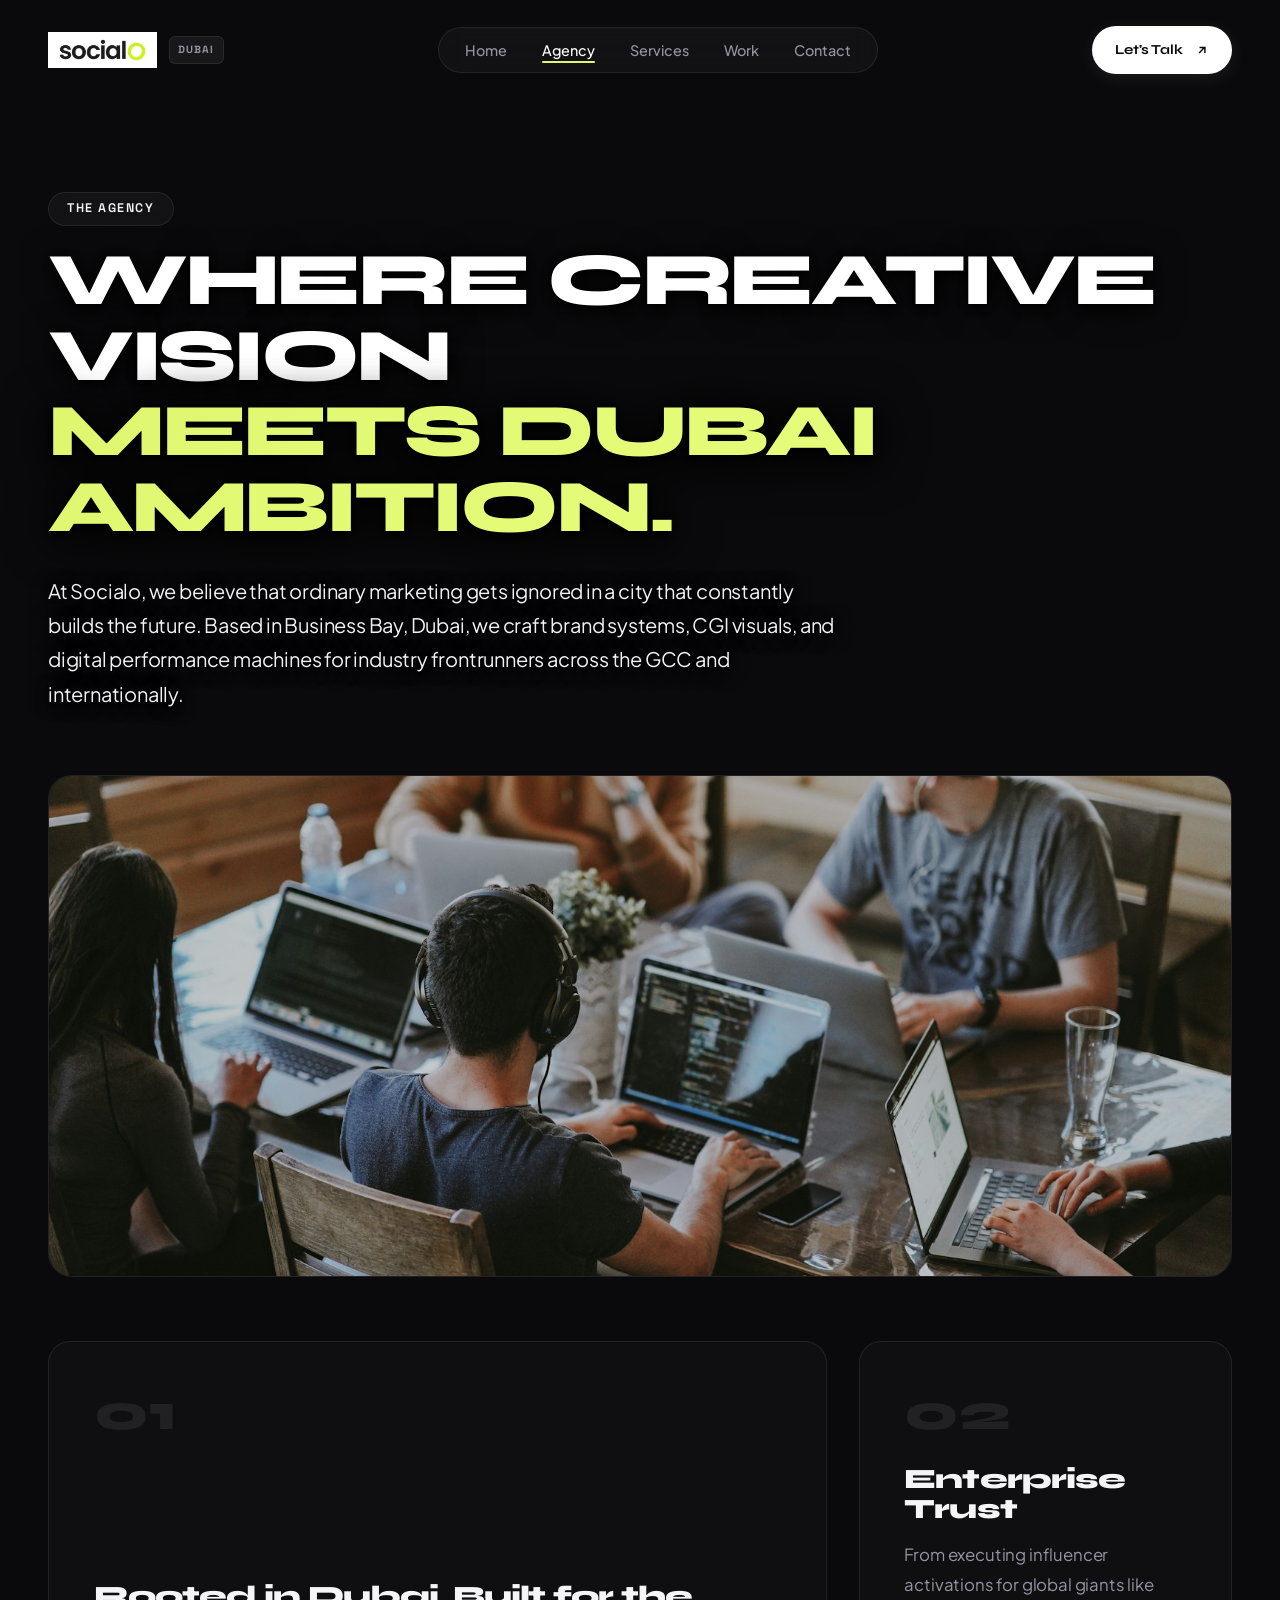
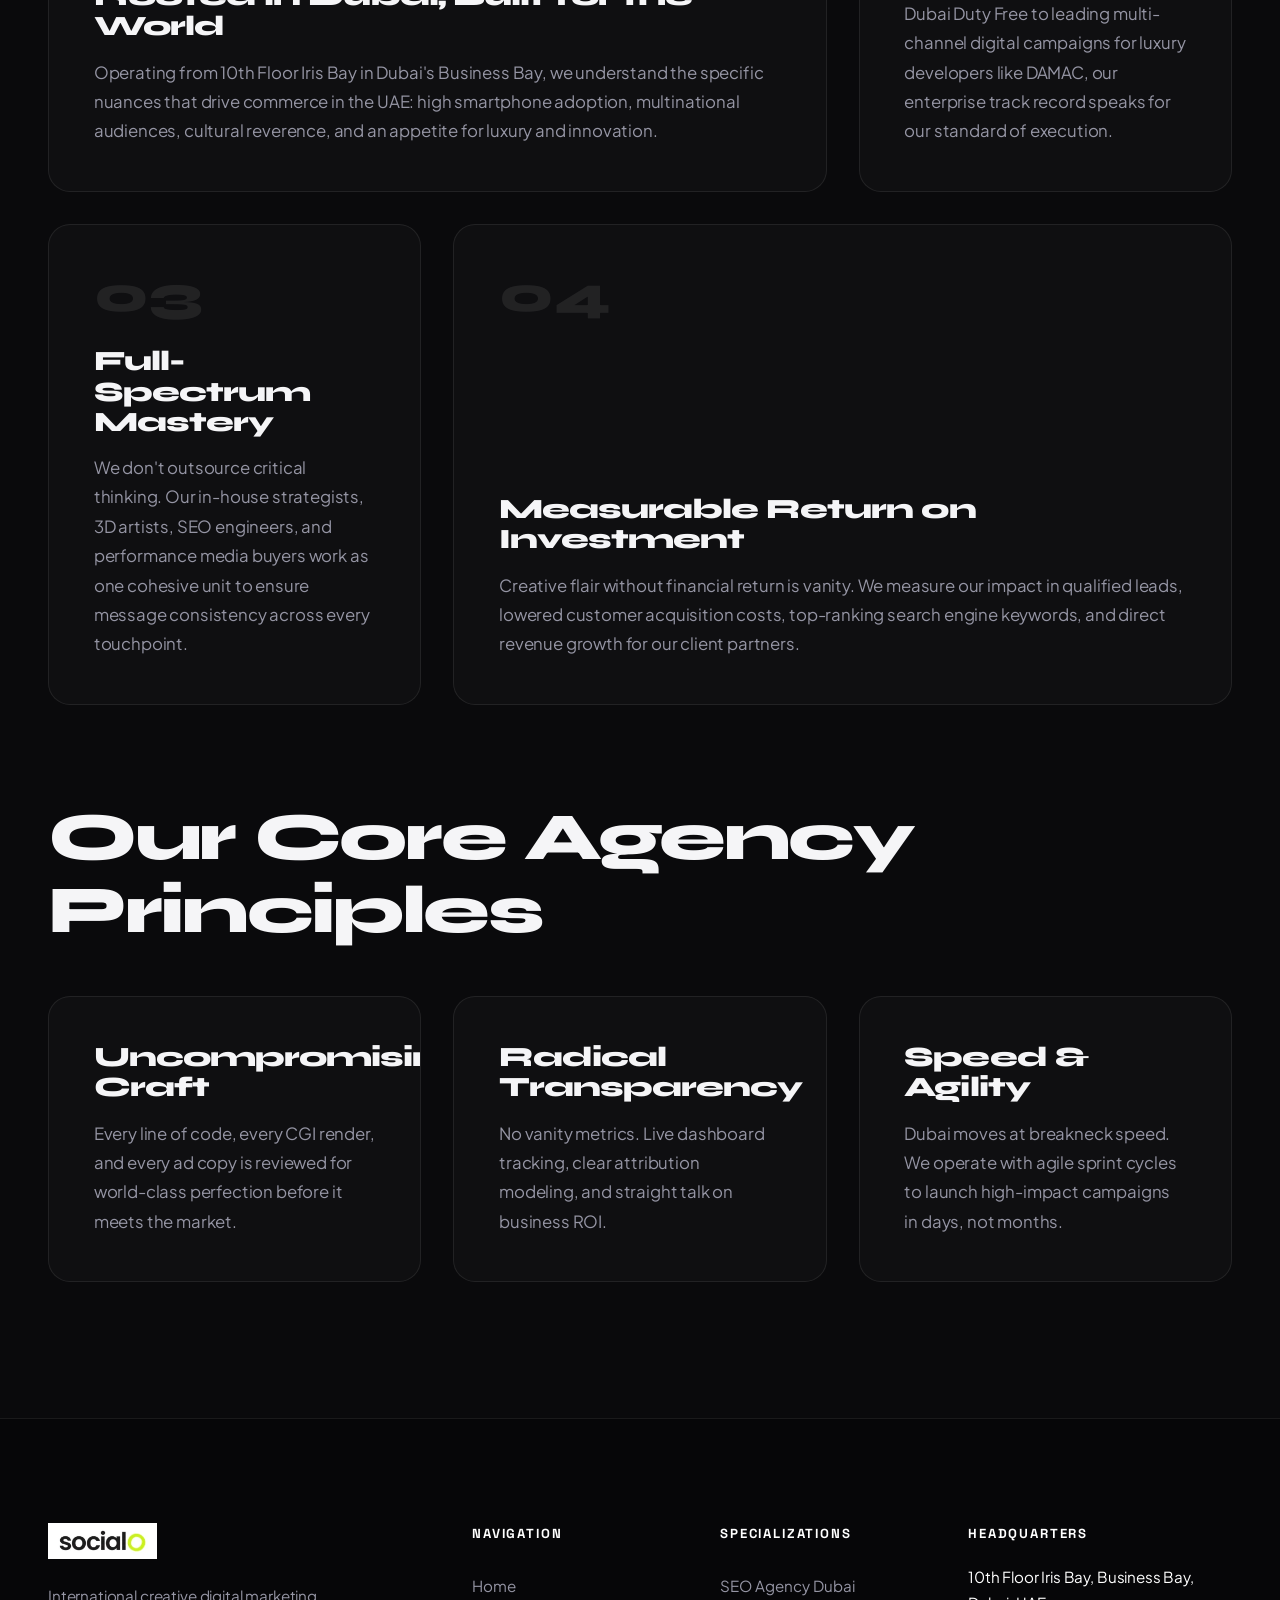
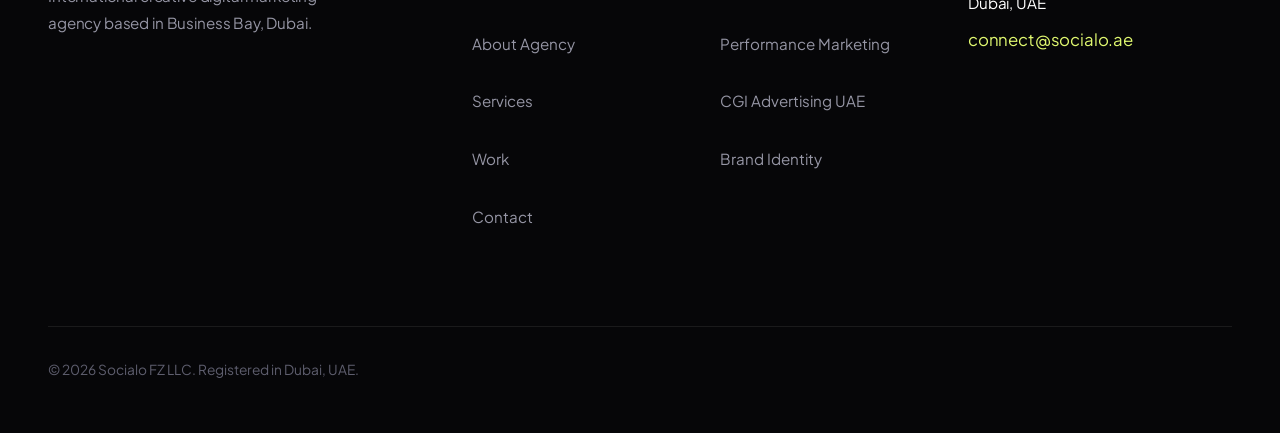
<file: about.html>
<!DOCTYPE html>
<html lang="en" dir="ltr">
<head>
  <meta charset="UTF-8">
  <meta name="viewport" content="width=device-width, initial-scale=1">
  <title>About Socialo – Creative Digital Agency in Business Bay, Dubai</title>
  <meta name="description" content="Learn about Socialo, a Dubai-based creative digital marketing agency combining international creative standards with local UAE market intelligence. Located at Iris Bay, Business Bay.">
  <link rel="canonical" href="https://socialo.ae/about.html">
  <link rel="icon" type="image/webp" href="images/socialo-logo.webp">
  <link rel="stylesheet" href="css/style.css">
</head>
<body>
  <div class="custom-cursor"></div>
  <div class="custom-cursor-follower"></div>

  <!-- Header -->
  <header class="site-header">
    <div class="container">
      <div class="nav-wrap">
        <a href="index.html" class="brand-logo">
          <img src="images/socialo-logo.webp" alt="Socialo Dubai Logo" width="130" height="38">
          <span class="brand-badge">DUBAI</span>
        </a>
        <ul class="nav-links">
          <li><a href="index.html">Home</a></li>
          <li><a href="about.html" class="active">Agency</a></li>
          <li><a href="services.html">Services</a></li>
          <li><a href="work.html">Work</a></li>
          <li><a href="contact.html">Contact</a></li>
        </ul>
        <div class="nav-actions">
          <a href="contact.html" class="btn-pill btn-primary">
            <span>Let's Talk</span>
            <svg width="14" height="14" viewBox="0 0 24 24" fill="none" stroke="currentColor" stroke-width="2.5"><path d="M7 17l9.2-9.2M17 17V7.8H7.8"/></svg>
          </a>
          <button class="burger-btn" aria-label="Toggle navigation menu">
            <span class="burger-line"></span>
            <span class="burger-line"></span>
          </button>
        </div>
      </div>
    </div>
  </header>

  <!-- Mobile Drawer -->
  <div class="mobile-drawer">
    <ul class="mobile-nav-links">
      <li><a href="index.html">Home</a></li>
      <li><a href="about.html" class="active">Agency</a></li>
      <li><a href="services.html">Services</a></li>
      <li><a href="work.html">Work</a></li>
      <li><a href="contact.html">Contact</a></li>
    </ul>
  </div>

    <!-- Mobile Drawer -->
  <div class="mobile-drawer" id="mobileDrawer" aria-hidden="true">
    <div class="mobile-drawer-inner">
      <div class="mobile-drawer-header">
        <span class="brand-logo">
          <img src="images/socialo-logo.webp" alt="Socialo Logo" width="110" height="32">
        </span>
        <button class="drawer-close-btn" id="drawerCloseBtn" aria-label="Close navigation menu">&times;</button>
      </div>
      <ul class="mobile-nav-links">
        <li><a href="index.html" class="">Home</a></li>
        <li><a href="about.html" class="active">Agency</a></li>
        <li><a href="services.html" class="">Services</a></li>
        <li><a href="work.html" class="">Work</a></li>
        <li><a href="contact.html" class="">Contact</a></li>
      </ul>
      <div class="mobile-drawer-footer">
        <a href="contact.html" class="btn-pill btn-accent" style="width:100%; justify-content:center; margin-bottom:1.5rem;">
          <span>Let's Talk</span>
          <svg width="14" height="14" viewBox="0 0 24 24" fill="none" stroke="currentColor" stroke-width="2.5"><path d="M5 12h14M12 5l7 7-7 7"/></svg>
        </a>
        <p style="font-size:0.75rem; color:var(--text-dim); text-transform:uppercase; letter-spacing:0.1em; margin-bottom:0.35rem; font-family:var(--font-mono);">DUBAI HQ</p>
        <p style="color:#fff; font-size:0.92rem; font-weight:600;">10th Floor Iris Bay, Business Bay</p>
        <p style="margin-top:0.4rem;"><a href="mailto:connect@socialo.ae" style="color:var(--accent); font-size:0.92rem;">connect@socialo.ae</a></p>
      </div>
    </div>
  </div>

  <main>
    <section class="section-py" style="padding-top: 12rem;">
      <div class="container">
        <div class="reveal-fade-up">
          <div class="badge">The Agency</div>
          <h1 class="hero-title" style="margin-top: 1rem;">
            Where Creative Vision <br>
            <span class="accent-word">Meets Dubai Ambition.</span>
          </h1>
          <p class="hero-subtitle" style="max-width: 800px;">
            At Socialo, we believe that ordinary marketing gets ignored in a city that constantly builds the future. Based in Business Bay, Dubai, we craft brand systems, CGI visuals, and digital performance machines for industry frontrunners across the GCC and internationally.
          </p>
        </div>

        <div style="margin: 4rem 0;" class="page-banner-wrap">
          <img src="images/agency-team-hd.jpg" alt="Socialo Agency Space and Creative Output" class="page-banner-img reveal-fade-up" width="1600" height="1067">
        </div>

        <div class="bento-grid">
          <div class="bento-card bento-col-2 reveal-fade-up">
            <div class="bento-card-num">01</div>
            <div>
              <h3>Rooted in Dubai, Built for the World</h3>
              <p>Operating from 10th Floor Iris Bay in Dubai's Business Bay, we understand the specific nuances that drive commerce in the UAE: high smartphone adoption, multinational audiences, cultural reverence, and an appetite for luxury and innovation.</p>
            </div>
          </div>

          <div class="bento-card reveal-fade-up">
            <div class="bento-card-num">02</div>
            <div>
              <h3>Enterprise Trust</h3>
              <p>From executing influencer activations for global giants like Dubai Duty Free to leading multi-channel digital campaigns for luxury developers like DAMAC, our enterprise track record speaks for our standard of execution.</p>
            </div>
          </div>

          <div class="bento-card reveal-fade-up">
            <div class="bento-card-num">03</div>
            <div>
              <h3>Full-Spectrum Mastery</h3>
              <p>We don't outsource critical thinking. Our in-house strategists, 3D artists, SEO engineers, and performance media buyers work as one cohesive unit to ensure message consistency across every touchpoint.</p>
            </div>
          </div>

          <div class="bento-card bento-col-2 reveal-fade-up">
            <div class="bento-card-num">04</div>
            <div>
              <h3>Measurable Return on Investment</h3>
              <p>Creative flair without financial return is vanity. We measure our impact in qualified leads, lowered customer acquisition costs, top-ranking search engine keywords, and direct revenue growth for our client partners.</p>
            </div>
          </div>
        </div>

        <!-- Agency Values -->
        <div style="margin-top: 6rem;" class="reveal-fade-up">
          <h2 class="section-title">Our Core Agency Principles</h2>
          <div class="bento-grid" style="margin-top: 3rem;">
            <div class="bento-card">
              <h3>Uncompromising Craft</h3>
              <p>Every line of code, every CGI render, and every ad copy is reviewed for world-class perfection before it meets the market.</p>
            </div>
            <div class="bento-card">
              <h3>Radical Transparency</h3>
              <p>No vanity metrics. Live dashboard tracking, clear attribution modeling, and straight talk on business ROI.</p>
            </div>
            <div class="bento-card">
              <h3>Speed & Agility</h3>
              <p>Dubai moves at breakneck speed. We operate with agile sprint cycles to launch high-impact campaigns in days, not months.</p>
            </div>
          </div>
        </div>
      </div>
    </section>
  </main>

  <!-- Footer -->
  <footer class="site-footer">
    <div class="container">
      <div class="footer-top">
        <div>
          <a href="index.html" class="brand-logo" style="margin-bottom: 1.5rem;">
            <img src="images/socialo-logo.webp" alt="Socialo Dubai Logo" width="130" height="38">
          </a>
          <p style="max-width: 320px; font-size: 0.95rem;">
            International creative digital marketing agency based in Business Bay, Dubai.
          </p>
        </div>
        <div>
          <div class="footer-col-title">Navigation</div>
          <ul class="footer-links">
            <li><a href="index.html">Home</a></li>
            <li><a href="about.html">About Agency</a></li>
            <li><a href="services.html">Services</a></li>
            <li><a href="work.html">Work</a></li>
            <li><a href="contact.html">Contact</a></li>
          </ul>
        </div>
        <div>
          <div class="footer-col-title">Specializations</div>
          <ul class="footer-links">
            <li><a href="service-detail.html?slug=seo-services">SEO Agency Dubai</a></li>
            <li><a href="service-detail.html?slug=performance-marketing">Performance Marketing</a></li>
            <li><a href="service-detail.html?slug=creative-cgi-advertising">CGI Advertising UAE</a></li>
            <li><a href="service-detail.html?slug=branding-development">Brand Identity</a></li>
          </ul>
        </div>
        <div>
          <div class="footer-col-title">Headquarters</div>
          <p style="font-size: 0.95rem; color: #fff;">10th Floor Iris Bay, Business Bay, Dubai, UAE</p>
          <p style="margin-top: 0.5rem;"><a href="mailto:connect@socialo.ae" style="color: var(--accent);">connect@socialo.ae</a></p>
        </div>
      </div>
      <div class="footer-bottom">
        <div>&copy; 2026 Socialo FZ LLC. Registered in Dubai, UAE.</div>
      </div>
    </div>
  </footer>

  <script src="js/gsap.min.js"></script>
  <script src="js/ScrollTrigger.min.js"></script>
  <script src="js/lenis.min.js"></script>
  <script src="js/main.js"></script>
</body>
</html>
</file>
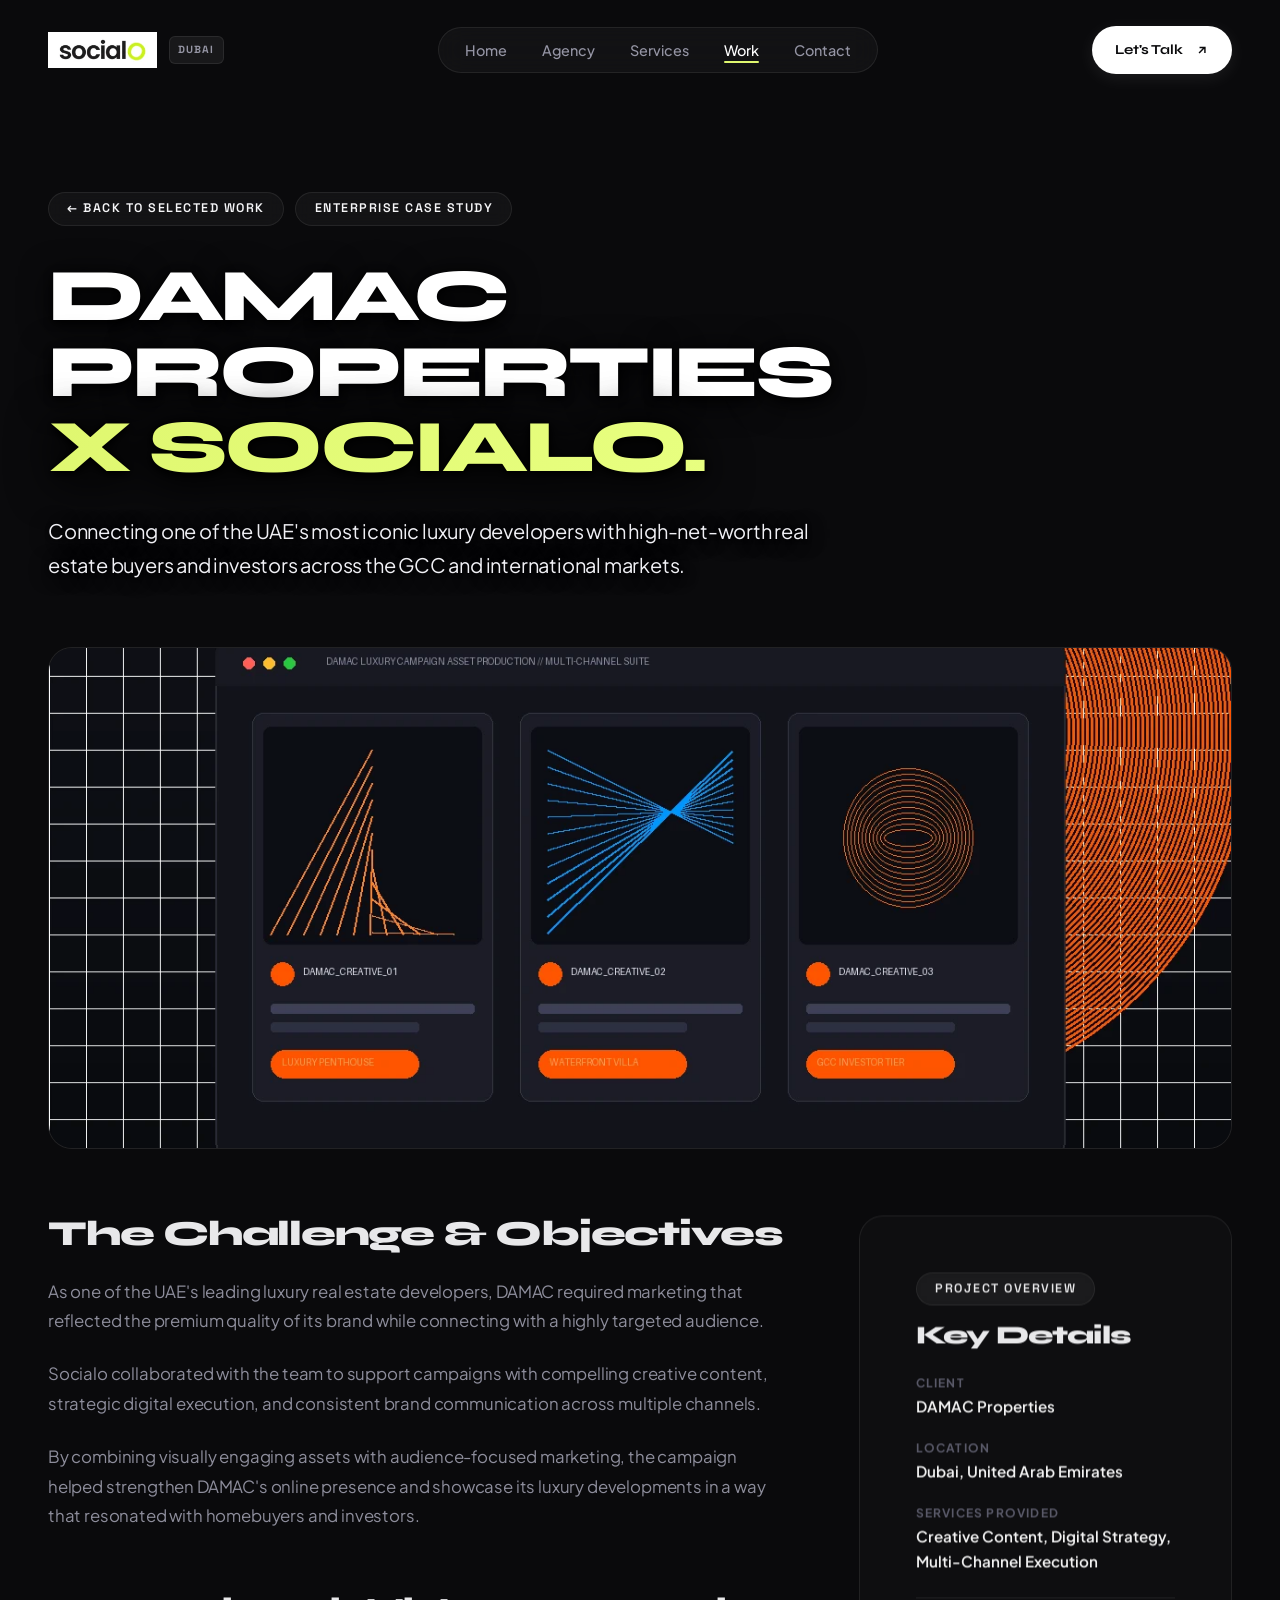
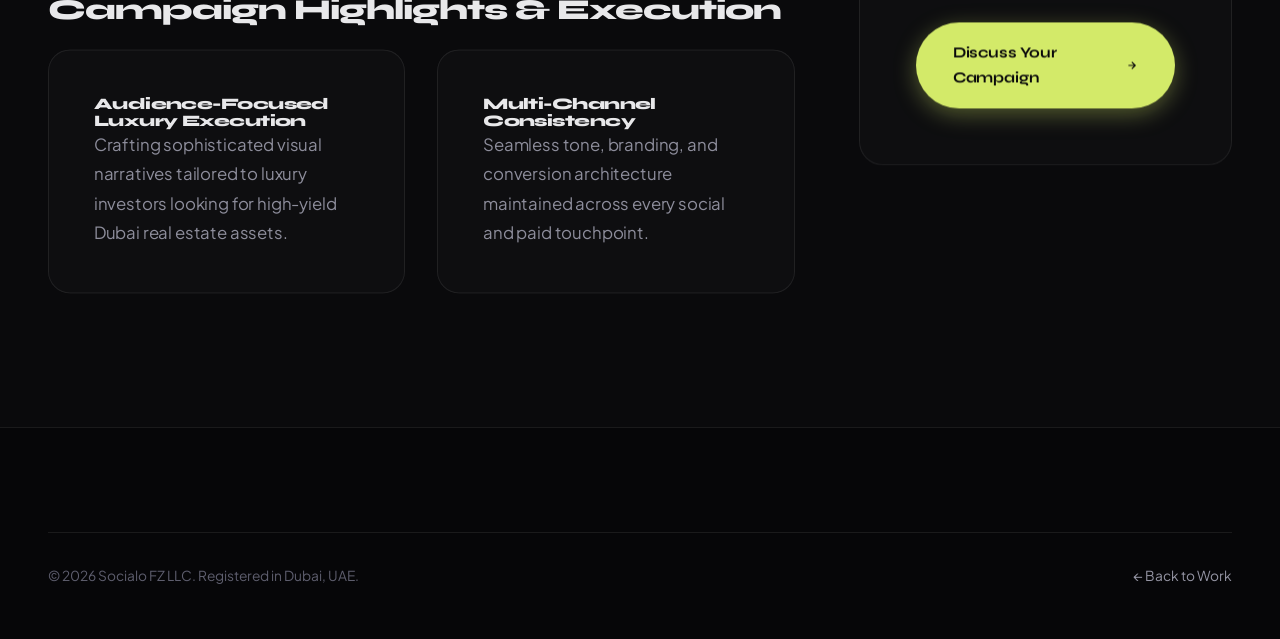
<file: case-study.html>
<!DOCTYPE html>
<html lang="en" dir="ltr">
<head>
  <meta charset="UTF-8">
  <meta name="viewport" content="width=device-width, initial-scale=1">
  <title id="cs-page-title">Case Study Details – Socialo Agency Dubai</title>
  <meta name="description" id="cs-page-desc" content="In-depth breakdown of strategy, execution, and outcomes delivered by Socialo Dubai.">
  <link rel="canonical" href="https://socialo.ae/case-study.html">
  <link rel="icon" type="image/webp" href="images/socialo-logo.webp">
  <link rel="stylesheet" href="css/style.css">
</head>
<body>
  <div class="custom-cursor"></div>
  <div class="custom-cursor-follower"></div>

  <!-- Header -->
  <header class="site-header">
    <div class="container">
      <div class="nav-wrap">
        <a href="index.html" class="brand-logo">
          <img src="images/socialo-logo.webp" alt="Socialo Dubai Logo" width="130" height="38">
          <span class="brand-badge">DUBAI</span>
        </a>
        <ul class="nav-links">
          <li><a href="index.html">Home</a></li>
          <li><a href="about.html">Agency</a></li>
          <li><a href="services.html">Services</a></li>
          <li><a href="work.html" class="active">Work</a></li>
          <li><a href="contact.html">Contact</a></li>
        </ul>
        <div class="nav-actions">
          <a href="contact.html" class="btn-pill btn-primary">
            <span>Let's Talk</span>
            <svg width="14" height="14" viewBox="0 0 24 24" fill="none" stroke="currentColor" stroke-width="2.5"><path d="M7 17l9.2-9.2M17 17V7.8H7.8"/></svg>
          </a>
          <button class="burger-btn" aria-label="Toggle navigation menu">
            <span class="burger-line"></span>
            <span class="burger-line"></span>
          </button>
        </div>
      </div>
    </div>
  </header>

    <!-- Mobile Drawer -->
  <div class="mobile-drawer" id="mobileDrawer" aria-hidden="true">
    <div class="mobile-drawer-inner">
      <div class="mobile-drawer-header">
        <span class="brand-logo">
          <img src="images/socialo-logo.webp" alt="Socialo Logo" width="110" height="32">
        </span>
        <button class="drawer-close-btn" id="drawerCloseBtn" aria-label="Close navigation menu">&times;</button>
      </div>
      <ul class="mobile-nav-links">
        <li><a href="index.html" class="">Home</a></li>
        <li><a href="about.html" class="">Agency</a></li>
        <li><a href="services.html" class="">Services</a></li>
        <li><a href="work.html" class="active">Work</a></li>
        <li><a href="contact.html" class="">Contact</a></li>
      </ul>
      <div class="mobile-drawer-footer">
        <a href="contact.html" class="btn-pill btn-accent" style="width:100%; justify-content:center; margin-bottom:1.5rem;">
          <span>Let's Talk</span>
          <svg width="14" height="14" viewBox="0 0 24 24" fill="none" stroke="currentColor" stroke-width="2.5"><path d="M5 12h14M12 5l7 7-7 7"/></svg>
        </a>
        <p style="font-size:0.75rem; color:var(--text-dim); text-transform:uppercase; letter-spacing:0.1em; margin-bottom:0.35rem; font-family:var(--font-mono);">DUBAI HQ</p>
        <p style="color:#fff; font-size:0.92rem; font-weight:600;">10th Floor Iris Bay, Business Bay</p>
        <p style="margin-top:0.4rem;"><a href="mailto:connect@socialo.ae" style="color:var(--accent); font-size:0.92rem;">connect@socialo.ae</a></p>
      </div>
    </div>
  </div>

  <main>
    <section class="section-py" style="padding-top: 12rem;">
      <div class="container">
        <div class="reveal-fade-up">
          <a href="work.html" class="badge" style="margin-bottom: 1.5rem; text-decoration: none;">
            &larr; Back to Selected Work
          </a>
          <div class="badge" id="cs-client-badge" style="margin-left: 0.5rem;">Enterprise Case Study</div>
          <h1 class="hero-title" id="cs-title" style="margin-top: 0.5rem;">
            DAMAC Properties <br>
            <span class="accent-word">X Socialo.</span>
          </h1>
          <p class="hero-subtitle" id="cs-lead" style="max-width: 820px;">
            Connecting one of the UAE's most iconic luxury developers with high-net-worth real estate buyers and investors across the GCC and international markets.
          </p>
        </div>

        <div style="margin: 4rem 0;" class="page-banner-wrap reveal-fade-up">
          <img id="cs-hero-img" src="images/work/damac-case.webp" alt="Case Study Visual" class="page-banner-img" width="1280" height="720">
        </div>

        <div class="detail-layout-grid">
          <div class="reveal-fade-up">
            <h2 style="font-size: 2.2rem; margin-bottom: 1.5rem;">The Challenge & Objectives</h2>
            <div id="cs-body-content" style="display: flex; flex-direction: column; gap: 1.5rem; font-size: 1.1rem;">
              <p>As one of the UAE's leading luxury real estate developers, DAMAC required marketing that reflected the premium quality of its brand while connecting with a highly targeted audience. Socialo collaborated with the team to support campaigns with compelling creative content, strategic digital execution, and consistent brand communication across multiple channels.</p>
              <p>By combining visually engaging assets with audience-focused marketing, the campaign helped strengthen DAMAC's online presence and showcase its luxury developments in a way that resonated with homebuyers and investors.</p>
            </div>

            <div style="margin-top: 4rem;">
              <h3 style="font-size: 1.8rem; margin-bottom: 1.5rem;">Campaign Highlights & Execution</h3>
              <div class="bento-grid two-col-bento" id="cs-highlights">
                <div class="bento-card">
                  <h4>Targeted Audience Precision</h4>
                  <p>Engaging high-net-worth individuals interested in luxury Dubai real estate through segmented creative channels.</p>
                </div>
                <div class="bento-card">
                  <h4>Aesthetic Brand Consistency</h4>
                  <p>Ensuring visual assets maintained DAMAC's high international luxury design standards across all digital media.</p>
                </div>
              </div>
            </div>
          </div>

          <!-- Sticky Sidebar Results -->
          <div class="reveal-fade-up">
            <div class="form-card" style="position: sticky; top: 120px;">
              <div class="badge" style="margin-bottom: 1rem;">Project Overview</div>
              <h3 style="font-size: 1.6rem; margin-bottom: 1.5rem;">Key Details</h3>
              
              <div style="display: flex; flex-direction: column; gap: 1.25rem; font-size: 0.95rem; border-bottom: 1px solid var(--border-subtle); padding-bottom: 1.5rem; margin-bottom: 1.5rem;">
                <div>
                  <div style="color: var(--text-dim); text-transform: uppercase; font-size: 0.75rem; font-weight: 700; letter-spacing: 0.1em;">Client</div>
                  <div style="color: #fff; font-weight: 600;" id="cs-client-name">DAMAC Properties</div>
                </div>
                <div>
                  <div style="color: var(--text-dim); text-transform: uppercase; font-size: 0.75rem; font-weight: 700; letter-spacing: 0.1em;">Location</div>
                  <div style="color: #fff; font-weight: 600;">Dubai, United Arab Emirates</div>
                </div>
                <div>
                  <div style="color: var(--text-dim); text-transform: uppercase; font-size: 0.75rem; font-weight: 700; letter-spacing: 0.1em;">Services Provided</div>
                  <div style="color: #fff; font-weight: 600;" id="cs-services">Creative Content, Digital Strategy, Channel Execution</div>
                </div>
              </div>

              <a href="contact.html" class="btn-pill btn-accent" style="width: 100%;">
                <span>Discuss Your Campaign</span>
                <svg width="14" height="14" viewBox="0 0 24 24" fill="none" stroke="currentColor" stroke-width="2.5"><path d="M5 12h14M12 5l7 7-7 7"/></svg>
              </a>
            </div>
          </div>
        </div>
      </div>
    </section>
  </main>

  <!-- Footer -->
  <footer class="site-footer">
    <div class="container">
      <div class="footer-bottom">
        <div>&copy; 2026 Socialo FZ LLC. Registered in Dubai, UAE.</div>
        <div><a href="work.html" style="color: var(--text-muted);">&larr; Back to Work</a></div>
      </div>
    </div>
  </footer>

  <script src="js/gsap.min.js"></script>
  <script src="js/ScrollTrigger.min.js"></script>
  <script src="js/lenis.min.js"></script>
  <script src="js/main.js"></script>

  <script>
    const caseStudies = {
      'damac': {
        title: 'DAMAC Properties <br><span class=\"accent-word\">X Socialo.</span>',
        lead: 'Connecting one of the UAE\'s most iconic luxury developers with high-net-worth real estate buyers and investors across the GCC and international markets.',
        img: 'images/work/damac-case.webp',
        client: 'DAMAC Properties',
        services: 'Creative Content, Digital Strategy, Multi-Channel Execution',
        paragraphs: [
          'As one of the UAE\'s leading luxury real estate developers, DAMAC required marketing that reflected the premium quality of its brand while connecting with a highly targeted audience.',
          'Socialo collaborated with the team to support campaigns with compelling creative content, strategic digital execution, and consistent brand communication across multiple channels.',
          'By combining visually engaging assets with audience-focused marketing, the campaign helped strengthen DAMAC\'s online presence and showcase its luxury developments in a way that resonated with homebuyers and investors.'
        ],
        highlights: [
          { title: 'Audience-Focused Luxury Execution', desc: 'Crafting sophisticated visual narratives tailored to luxury investors looking for high-yield Dubai real estate assets.' },
          { title: 'Multi-Channel Consistency', desc: 'Seamless tone, branding, and conversion architecture maintained across every social and paid touchpoint.' }
        ]
      },
      'dubai-duty-free': {
        title: 'Dubai Duty Free <br><span class=\"accent-word\">X Socialo.</span>',
        lead: 'Executing high-visibility influencer marketing campaigns across luxury, beauty, electronics, and fashion for the world\'s largest airport retailer at DXB.',
        img: 'images/work/ddf-influencer.webp',
        client: 'Dubai Duty Free',
        services: 'Influencer Marketing, Talent Matching, Campaign Seeding',
        paragraphs: [
          'As one of the world\'s largest airport retailers, Dubai Duty Free serves millions of international travelers through its retail operations at Dubai International Airport. Its reputation is built on delivering a premium shopping experience across luxury, beauty, electronics, fashion, and travel essentials.',
          'Socialo partnered with Dubai Duty Free to execute influencer marketing campaigns across multiple categories. Our goal was to increase brand visibility, showcase product variety, and drive engagement with a global audience through authentic creator partnerships.',
          'Our team managed the campaign end-to-end, aligning top-tier creators with diverse retail departments to highlight exclusive airport promotions and luxury duty-free exclusives.'
        ],
        highlights: [
          { title: 'Multi-Category Creator Activation', desc: 'Engaged niche creators across luxury fashion, consumer electronics, perfumes, and duty-free travel essentials.' },
          { title: 'Global DXB Reach', desc: 'Generated millions of impressions engaging both UAE transit travelers and international tourist demographics.' }
        ]
      },
      'cafe': {
        title: 'Dubai Café Brand <br><span class=\"accent-word\">Social Campaign.</span>',
        lead: 'Transforming an upscale Dubai café into an Instagrammable hotspot with viral Reels and community dining engagement.',
        img: 'images/work/cafe-social.webp',
        client: 'Dubai Hospitality / Café Brand',
        services: 'Social Media Management, Food Videography, Influencer Tastings',
        paragraphs: [
          'Today\'s diners discover restaurants long before they walk through the door—they find them on social media. In the UAE\'s hyper-competitive dining scene, an ordinary feed gets passed over.',
          'Socialo launched an aesthetic visual reinvention: cinematic short-form recipe Reels, bespoke table plating photography, and invitation-only tasting experiences for verified Dubai food reviewers.',
          'The result was an organic surge in weekend reservations, increased average check sizes, and an active foodie community that continues to tag and promote the venue organically.'
        ],
        highlights: [
          { title: 'Short-Form Viral Video Strategy', desc: 'Reels and TikTok content optimized around trending audio and UAE food discovery hashtags.' },
          { title: '140% Increase in Table Bookings', desc: 'Direct correlation between promoted specials and recorded reservation requests.' }
        ]
      },
      'property-leads': {
        title: 'Real Estate Lead Ads <br><span class=\"accent-word\">Property Developer.</span>',
        lead: 'Building a high-volume, low-CPA investor acquisition funnel for off-plan Dubai luxury villas and waterfront apartments.',
        img: 'images/work/leads-analytics.webp',
        client: 'Dubai Property Developer',
        services: 'Performance Marketing, Meta Lead Ads, CRM Integration',
        paragraphs: [
          'Dubai off-plan real estate requires instantaneous qualification of inquiries to distinguish serious cash investors from casual browsers.',
          'Socialo built a high-intent Meta Lead Generation system with conditional logic questions, automatic WhatsApp routing to property consultants within 2 minutes of submission, and strict daily budget optimizations.',
          'The campaign delivered over 4,200 qualified leads with verified contact numbers and declared budgets over AED 2M, significantly outperforming historic agency benchmarks.'
        ],
        highlights: [
          { title: 'Instantaneous Lead Routing', desc: 'Direct API connection from Meta Instant Forms to developer CRM and broker WhatsApp desks.' },
          { title: 'Sub-AED 75 Cost Per Qualified Lead', desc: 'Maintained extraordinary cost efficiency throughout high-competition launch weeks.' }
        ]
      }
    };

    const urlParams = new URLSearchParams(window.location.search);
    const clientKey = urlParams.get('client') || 'damac';
    const data = caseStudies[clientKey] || caseStudies['damac'];

    document.getElementById('cs-title').innerHTML = data.title;
    document.getElementById('cs-lead').innerText = data.lead;
    document.getElementById('cs-hero-img').src = data.img;
    document.getElementById('cs-client-name').innerText = data.client;
    document.getElementById('cs-services').innerText = data.services;

    const bodyEl = document.getElementById('cs-body-content');
    bodyEl.innerHTML = data.paragraphs.map(p => `<p>${p}</p>`).join('');

    const hEl = document.getElementById('cs-highlights');
    hEl.innerHTML = data.highlights.map(h => `
      <div class=\"bento-card\">
        <h4>${h.title}</h4>
        <p>${h.desc}</p>
      </div>
    `).join('');
  </script>
</body>
</html>
</file>
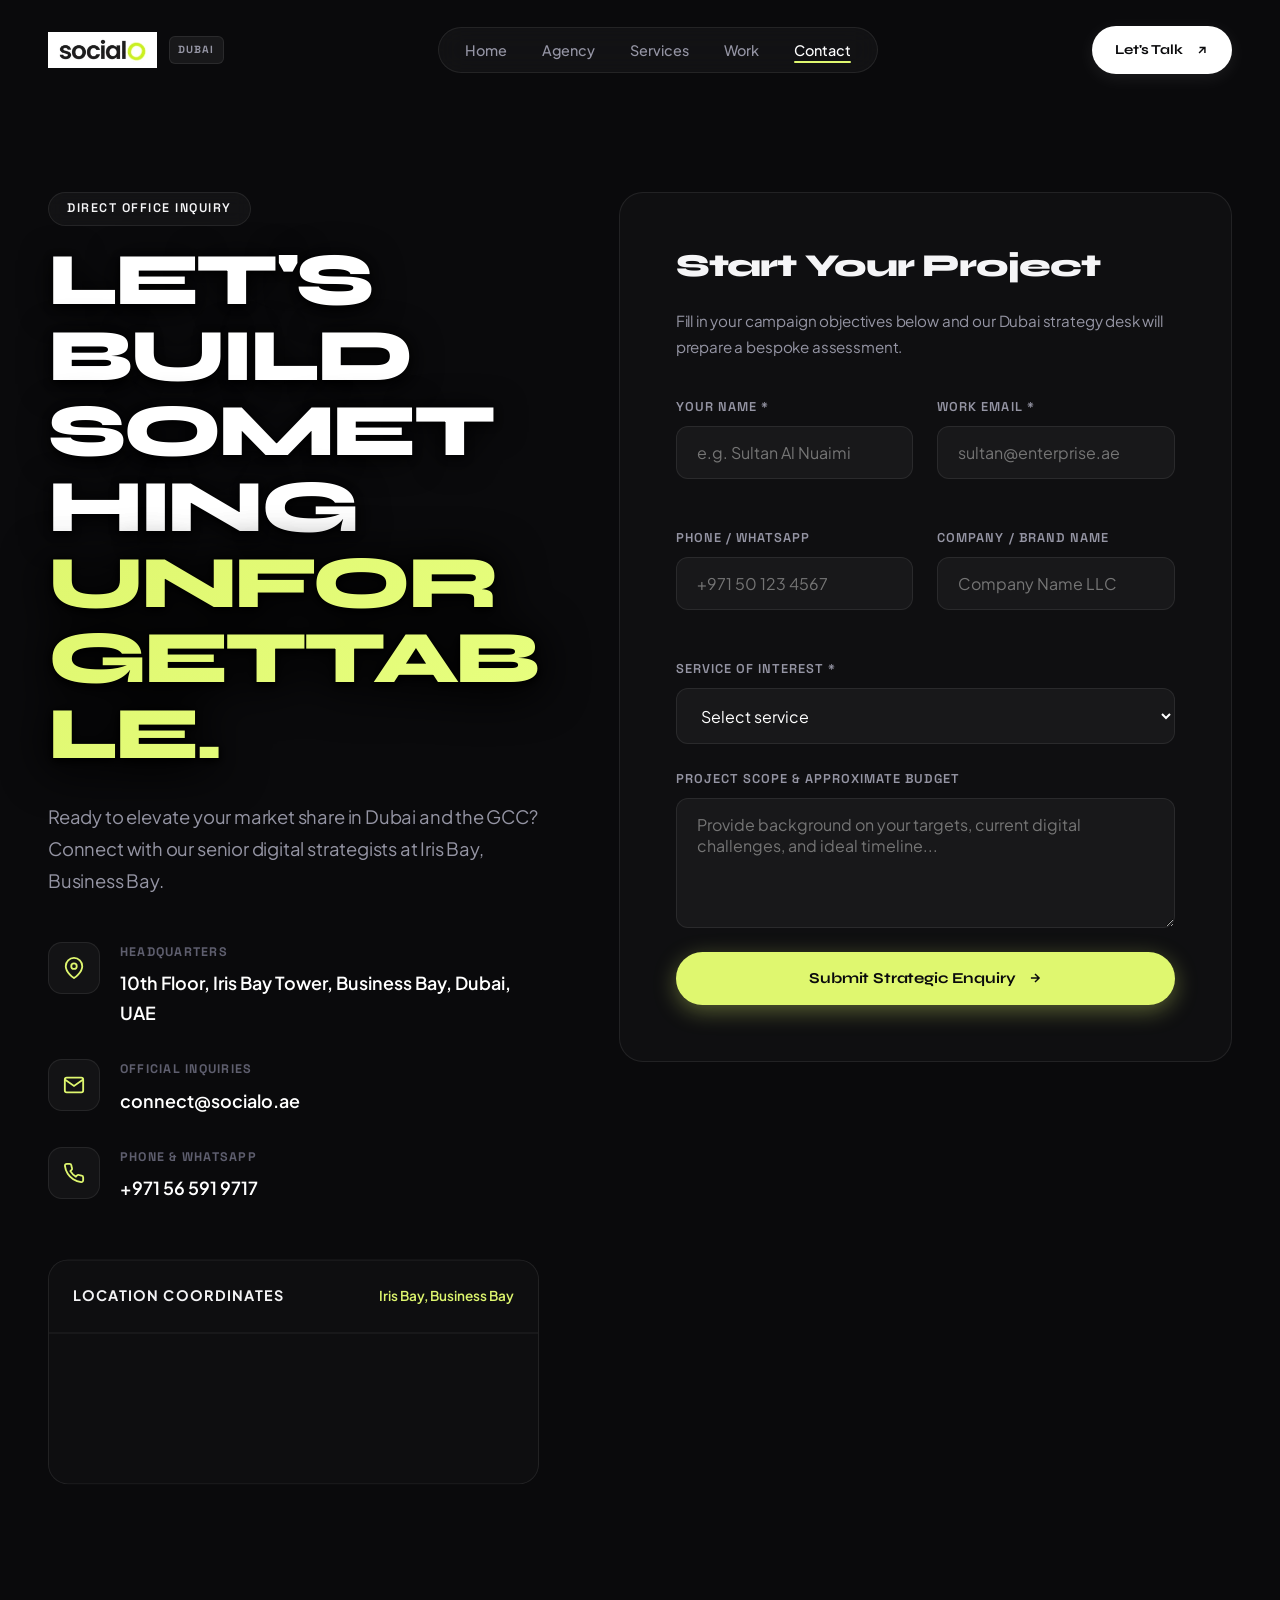
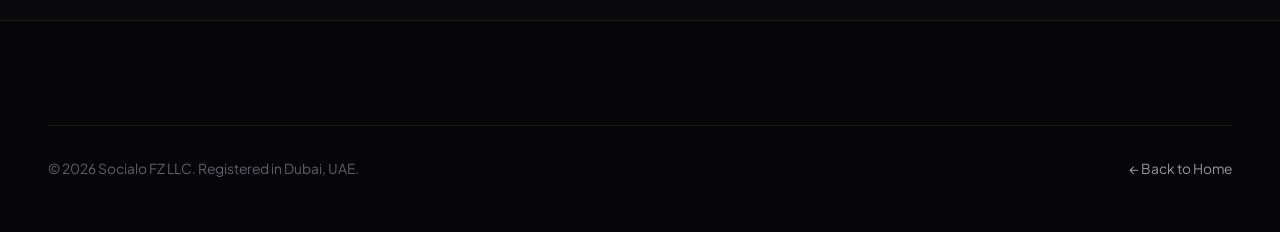
<file: contact.html>
<!DOCTYPE html>
<html lang="en" dir="ltr">
<head>
  <meta charset="UTF-8">
  <meta name="viewport" content="width=device-width, initial-scale=1">
  <title>Contact Socialo – Digital Marketing Agency in Business Bay, Dubai</title>
  <meta name="description" content="Get in touch with Socialo, a leading creative digital agency in Dubai. Office: 10th Floor Iris Bay, Business Bay. Phone: +971 56 591 9717. Email: connect@socialo.ae.">
  <link rel="canonical" href="https://socialo.ae/contact.html">
  <link rel="icon" type="image/webp" href="images/socialo-logo.webp">
  <link rel="stylesheet" href="css/style.css">
</head>
<body>
  <div class="custom-cursor"></div>
  <div class="custom-cursor-follower"></div>

  <!-- Header -->
  <header class="site-header">
    <div class="container">
      <div class="nav-wrap">
        <a href="index.html" class="brand-logo">
          <img src="images/socialo-logo.webp" alt="Socialo Dubai Logo" width="130" height="38">
          <span class="brand-badge">DUBAI</span>
        </a>
        <ul class="nav-links">
          <li><a href="index.html">Home</a></li>
          <li><a href="about.html">Agency</a></li>
          <li><a href="services.html">Services</a></li>
          <li><a href="work.html">Work</a></li>
          <li><a href="contact.html" class="active">Contact</a></li>
        </ul>
        <div class="nav-actions">
          <a href="contact.html" class="btn-pill btn-primary">
            <span>Let's Talk</span>
            <svg width="14" height="14" viewBox="0 0 24 24" fill="none" stroke="currentColor" stroke-width="2.5"><path d="M7 17l9.2-9.2M17 17V7.8H7.8"/></svg>
          </a>
          <button class="burger-btn" aria-label="Toggle navigation menu">
            <span class="burger-line"></span>
            <span class="burger-line"></span>
          </button>
        </div>
      </div>
    </div>
  </header>

    <!-- Mobile Drawer -->
  <div class="mobile-drawer" id="mobileDrawer" aria-hidden="true">
    <div class="mobile-drawer-inner">
      <div class="mobile-drawer-header">
        <span class="brand-logo">
          <img src="images/socialo-logo.webp" alt="Socialo Logo" width="110" height="32">
        </span>
        <button class="drawer-close-btn" id="drawerCloseBtn" aria-label="Close navigation menu">&times;</button>
      </div>
      <ul class="mobile-nav-links">
        <li><a href="index.html" class="">Home</a></li>
        <li><a href="about.html" class="">Agency</a></li>
        <li><a href="services.html" class="">Services</a></li>
        <li><a href="work.html" class="">Work</a></li>
        <li><a href="contact.html" class="active">Contact</a></li>
      </ul>
      <div class="mobile-drawer-footer">
        <a href="contact.html" class="btn-pill btn-accent" style="width:100%; justify-content:center; margin-bottom:1.5rem;">
          <span>Let's Talk</span>
          <svg width="14" height="14" viewBox="0 0 24 24" fill="none" stroke="currentColor" stroke-width="2.5"><path d="M5 12h14M12 5l7 7-7 7"/></svg>
        </a>
        <p style="font-size:0.75rem; color:var(--text-dim); text-transform:uppercase; letter-spacing:0.1em; margin-bottom:0.35rem; font-family:var(--font-mono);">DUBAI HQ</p>
        <p style="color:#fff; font-size:0.92rem; font-weight:600;">10th Floor Iris Bay, Business Bay</p>
        <p style="margin-top:0.4rem;"><a href="mailto:connect@socialo.ae" style="color:var(--accent); font-size:0.92rem;">connect@socialo.ae</a></p>
      </div>
    </div>
  </div>

  <main>
    <section class="section-py" style="padding-top: 12rem;">
      <div class="container">
        <div class="contact-layout">
          <div class="reveal-fade-up">
            <div class="badge">Direct Office Inquiry</div>
            <h1 class="hero-title" style="margin-top: 1rem;">
              Let's Build Something <br>
              <span class="accent-word">Unforgettable.</span>
            </h1>
            <p style="font-size: 1.15rem; margin-bottom: 2.5rem;">
              Ready to elevate your market share in Dubai and the GCC? Connect with our senior digital strategists at Iris Bay, Business Bay.
            </p>

            <div class="contact-info-list">
              <div class="contact-info-item">
                <div class="contact-icon-box">
                  <svg width="22" height="22" viewBox="0 0 24 24" fill="none" stroke="currentColor" stroke-width="2"><path d="M21 10c0 7-9 13-9 13s-9-6-9-13a9 9 0 0118 0z"/><circle cx="12" cy="10" r="3"/></svg>
                </div>
                <div>
                  <div class="contact-info-title">Headquarters</div>
                  <div class="contact-info-text">10th Floor, Iris Bay Tower, Business Bay, Dubai, UAE</div>
                </div>
              </div>

              <div class="contact-info-item">
                <div class="contact-icon-box">
                  <svg width="22" height="22" viewBox="0 0 24 24" fill="none" stroke="currentColor" stroke-width="2"><path d="M4 4h16c1.1 0 2 .9 2 2v12c0 1.1-.9 2-2 2H4c-1.1 0-2-.9-2-2V6c0-1.1.9-2 2-2z"/><polyline points="22,6 12,13 2,6"/></svg>
                </div>
                <div>
                  <div class="contact-info-title">Official Inquiries</div>
                  <div class="contact-info-text"><a href="mailto:connect@socialo.ae" style="color:#fff;">connect@socialo.ae</a></div>
                </div>
              </div>

              <div class="contact-info-item">
                <div class="contact-icon-box">
                  <svg width="22" height="22" viewBox="0 0 24 24" fill="none" stroke="currentColor" stroke-width="2"><path d="M22 16.92v3a2 2 0 01-2.18 2 19.79 19.79 0 01-8.63-3.07 19.5 19.5 0 01-6-6 19.79 19.79 0 01-3.07-8.67A2 2 0 014.11 2h3a2 2 0 012 1.72 12.84 12.84 0 00.7 2.81 2 2 0 01-.45 2.11L8.09 9.91a16 16 0 006 6l1.27-1.27a2 2 0 012.11-.45 12.84 12.84 0 002.81.7A2 2 0 0122 16.92z"/></svg>
                </div>
                <div>
                  <div class="contact-info-title">Phone & WhatsApp</div>
                  <div class="contact-info-text"><a href="tel:+971565919717" style="color:#fff;">+971 56 591 9717</a></div>
                </div>
              </div>
            </div>

            <!-- Google Map Embed / Location Card -->
            <div style="margin-top: 3.5rem; border: 1px solid var(--border-subtle); border-radius: 20px; overflow: hidden; background: var(--bg-card);" class="reveal-fade-up">
              <div style="padding: 1.5rem; border-bottom: 1px solid var(--border-subtle); display: flex; justify-content: space-between; align-items: center;">
                <span style="font-weight: 700; font-size: 0.9rem; text-transform: uppercase; letter-spacing: 0.08em;">Location Coordinates</span>
                <span style="color: var(--accent); font-size: 0.85rem; font-weight: 600;">Iris Bay, Business Bay</span>
              </div>
              <iframe 
                src="https://www.google.com/maps/embed?pb=!1m18!1m12!1m3!1d3610.1786523916965!2d55.2612!3d25.1872!2m3!1f0!2f0!3f0!3m2!1i1024!2i768!4f13.1!3m3!1m2!1s0x3e5f69d300000001%3A0x1b79f8c05763260!2sIris%20Bay%20Tower%2C%20Business%20Bay!5e0!3m2!1sen!2sae!4v1700000000000!5m2!1sen!2sae" 
                width="100%" 
                height="240" 
                style="border:0; display: block;" 
                allowfullscreen="" 
                loading="lazy" 
                referrerpolicy="no-referrer-when-downgrade"
                title="Socialo Office Location at Iris Bay, Business Bay, Dubai">
              </iframe>
            </div>
          </div>

          <!-- Contact Form -->
          <div class="form-card reveal-fade-up">
            <h2 style="font-size: 2rem; margin-bottom: 1.5rem;">Start Your Project</h2>
            <p style="font-size: 0.95rem; margin-bottom: 2.2rem; color: var(--text-muted);">
              Fill in your campaign objectives below and our Dubai strategy desk will prepare a bespoke assessment.
            </p>

            <form id="agency-enquiry-form">
              <div class="form-group-row">
                <div class="form-field">
                  <label for="name">Your Name *</label>
                  <input type="text" id="name" name="name" class="form-input" placeholder="e.g. Sultan Al Nuaimi" required>
                </div>
                <div class="form-field">
                  <label for="email">Work Email *</label>
                  <input type="email" id="email" name="email" class="form-input" placeholder="sultan@enterprise.ae" required>
                </div>
              </div>

              <div class="form-group-row">
                <div class="form-field">
                  <label for="phone">Phone / WhatsApp</label>
                  <input type="tel" id="phone" name="phone" class="form-input" placeholder="+971 50 123 4567">
                </div>
                <div class="form-field">
                  <label for="company">Company / Brand Name</label>
                  <input type="text" id="company" name="company" class="form-input" placeholder="Company Name LLC">
                </div>
              </div>

              <div class="form-field">
                <label for="service">Service of Interest *</label>
                <select id="service" name="service" class="form-select" required>
                  <option value="" disabled selected>Select service</option>
                  <option value="SEO Services">SEO Services</option>
                  <option value="Performance Marketing">Performance Marketing</option>
                  <option value="Creative & CGI Advertising">Creative & CGI Advertising</option>
                  <option value="Branding Development">Branding Development</option>
                  <option value="Website & App Development">Website & App Development</option>
                  <option value="Influencer Marketing">Influencer Marketing</option>
                  <option value="Full Retainer Package">Full Retainer Package</option>
                </select>
              </div>

              <div class="form-field">
                <label for="message">Project Scope & Approximate Budget</label>
                <textarea id="message" name="message" class="form-textarea" placeholder="Provide background on your targets, current digital challenges, and ideal timeline..."></textarea>
              </div>

              <button type="submit" class="btn-pill btn-accent" style="width: 100%;">
                <span>Submit Strategic Enquiry</span>
                <svg width="14" height="14" viewBox="0 0 24 24" fill="none" stroke="currentColor" stroke-width="2.5"><path d="M5 12h14M12 5l7 7-7 7"/></svg>
              </button>

              <div id="form-status" class="form-status-msg" role="alert"></div>
            </form>
          </div>
        </div>
      </div>
    </section>
  </main>

  <!-- Footer -->
  <footer class="site-footer">
    <div class="container">
      <div class="footer-bottom">
        <div>&copy; 2026 Socialo FZ LLC. Registered in Dubai, UAE.</div>
        <div><a href="index.html" style="color: var(--text-muted);">&larr; Back to Home</a></div>
      </div>
    </div>
  </footer>

  <script src="js/gsap.min.js"></script>
  <script src="js/ScrollTrigger.min.js"></script>
  <script src="js/lenis.min.js"></script>
  <script src="js/main.js"></script>
</body>
</html>
</file>
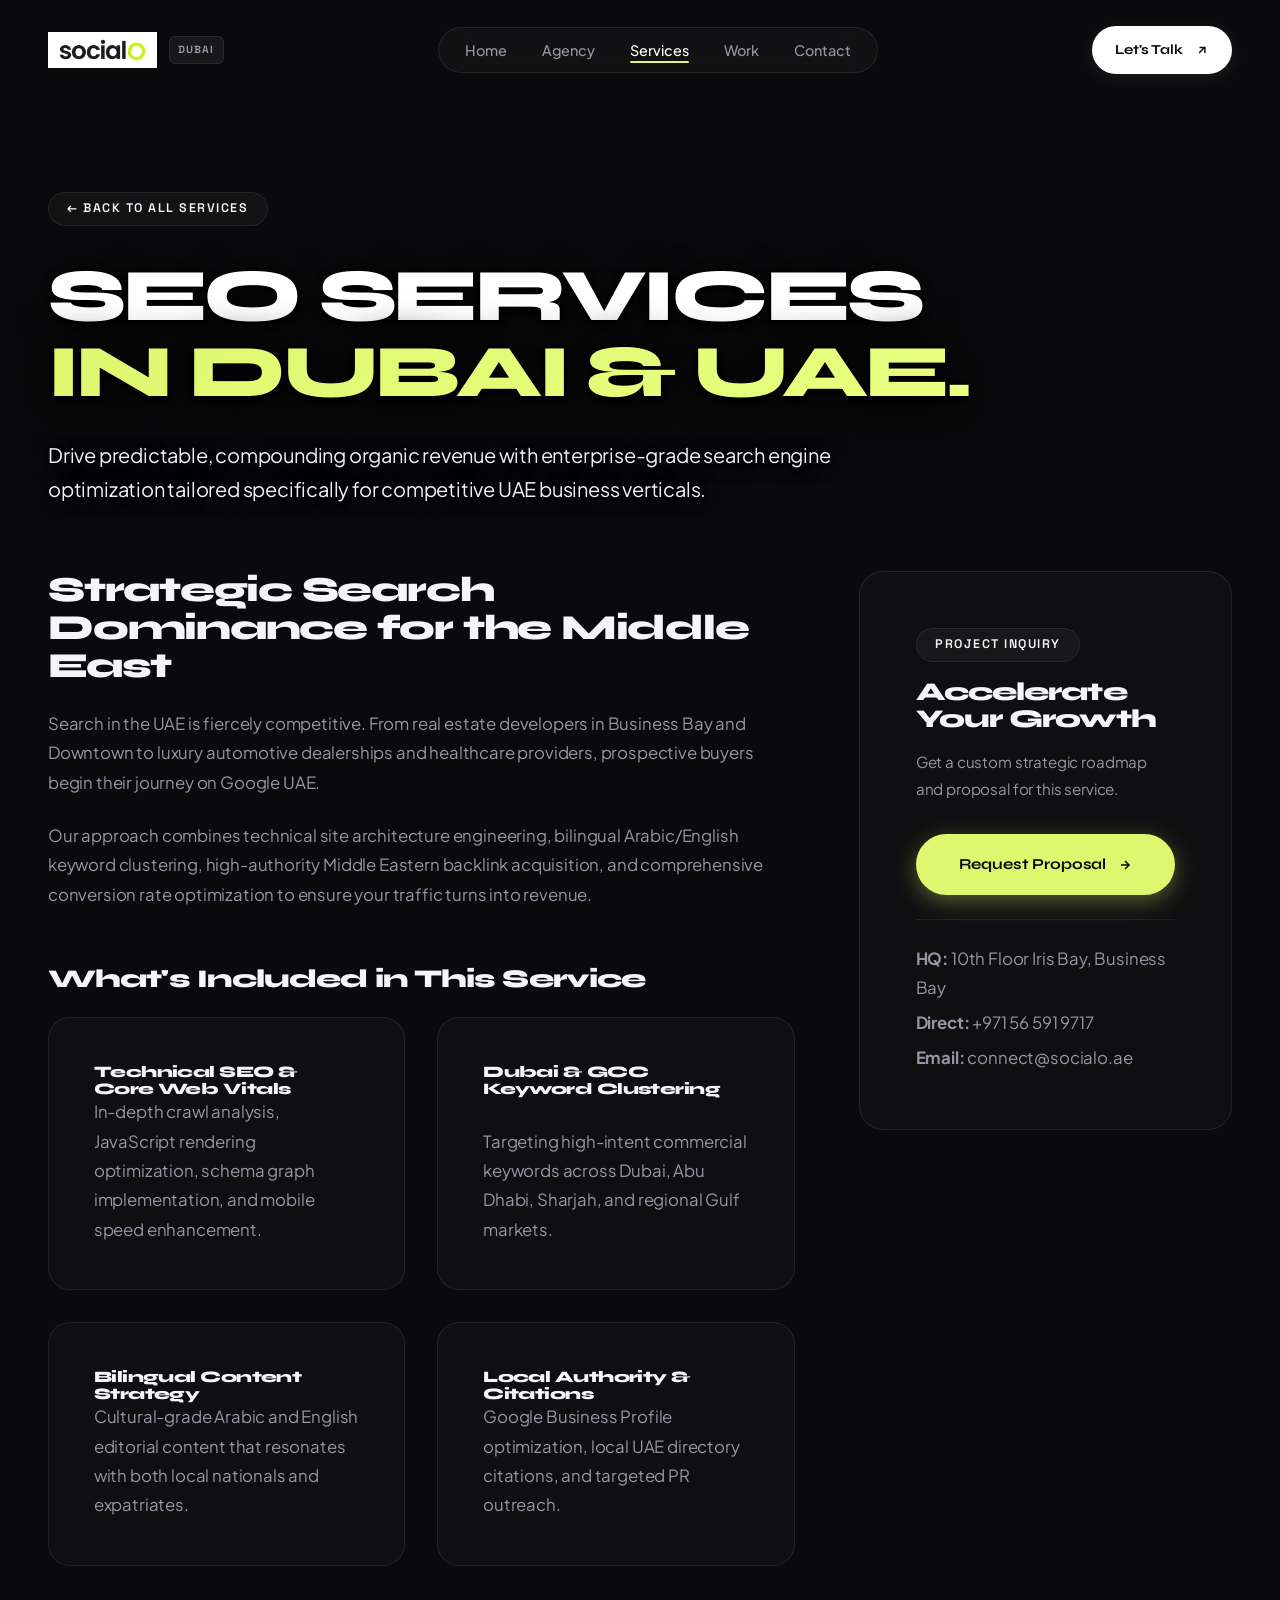
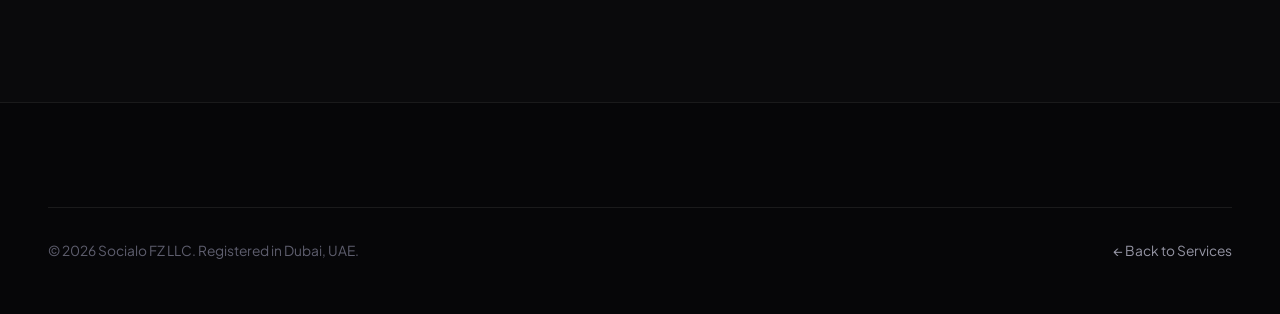
<file: service-detail.html>
<!DOCTYPE html>
<html lang="en" dir="ltr">
<head>
  <meta charset="UTF-8">
  <meta name="viewport" content="width=device-width, initial-scale=1">
  <title id="service-page-title">Service Details – Socialo Agency Dubai</title>
  <meta name="description" id="service-page-desc" content="Detailed service breakdown, methodology, and ROI deliverables by Socialo Dubai.">
  <link rel="canonical" href="https://socialo.ae/service-detail.html">
  <link rel="icon" type="image/webp" href="images/socialo-logo.webp">
  <link rel="stylesheet" href="css/style.css">
</head>
<body>
  <div class="custom-cursor"></div>
  <div class="custom-cursor-follower"></div>

  <!-- Header -->
  <header class="site-header">
    <div class="container">
      <div class="nav-wrap">
        <a href="index.html" class="brand-logo">
          <img src="images/socialo-logo.webp" alt="Socialo Dubai Logo" width="130" height="38">
          <span class="brand-badge">DUBAI</span>
        </a>
        <ul class="nav-links">
          <li><a href="index.html">Home</a></li>
          <li><a href="about.html">Agency</a></li>
          <li><a href="services.html" class="active">Services</a></li>
          <li><a href="work.html">Work</a></li>
          <li><a href="contact.html">Contact</a></li>
        </ul>
        <div class="nav-actions">
          <a href="contact.html" class="btn-pill btn-primary">
            <span>Let's Talk</span>
            <svg width="14" height="14" viewBox="0 0 24 24" fill="none" stroke="currentColor" stroke-width="2.5"><path d="M7 17l9.2-9.2M17 17V7.8H7.8"/></svg>
          </a>
          <button class="burger-btn" aria-label="Toggle navigation menu">
            <span class="burger-line"></span>
            <span class="burger-line"></span>
          </button>
        </div>
      </div>
    </div>
  </header>

    <!-- Mobile Drawer -->
  <div class="mobile-drawer" id="mobileDrawer" aria-hidden="true">
    <div class="mobile-drawer-inner">
      <div class="mobile-drawer-header">
        <span class="brand-logo">
          <img src="images/socialo-logo.webp" alt="Socialo Logo" width="110" height="32">
        </span>
        <button class="drawer-close-btn" id="drawerCloseBtn" aria-label="Close navigation menu">&times;</button>
      </div>
      <ul class="mobile-nav-links">
        <li><a href="index.html" class="active">Home</a></li>
        <li><a href="about.html" class="">Agency</a></li>
        <li><a href="services.html" class="">Services</a></li>
        <li><a href="work.html" class="">Work</a></li>
        <li><a href="contact.html" class="">Contact</a></li>
      </ul>
      <div class="mobile-drawer-footer">
        <a href="contact.html" class="btn-pill btn-accent" style="width:100%; justify-content:center; margin-bottom:1.5rem;">
          <span>Let's Talk</span>
          <svg width="14" height="14" viewBox="0 0 24 24" fill="none" stroke="currentColor" stroke-width="2.5"><path d="M5 12h14M12 5l7 7-7 7"/></svg>
        </a>
        <p style="font-size:0.75rem; color:var(--text-dim); text-transform:uppercase; letter-spacing:0.1em; margin-bottom:0.35rem; font-family:var(--font-mono);">DUBAI HQ</p>
        <p style="color:#fff; font-size:0.92rem; font-weight:600;">10th Floor Iris Bay, Business Bay</p>
        <p style="margin-top:0.4rem;"><a href="mailto:connect@socialo.ae" style="color:var(--accent); font-size:0.92rem;">connect@socialo.ae</a></p>
      </div>
    </div>
  </div>

  <main>
    <section class="section-py" style="padding-top: 12rem;">
      <div class="container">
        <div class="reveal-fade-up">
          <a href="services.html" class="badge" style="margin-bottom: 1.5rem; text-decoration: none;">
            &larr; Back to All Services
          </a>
          <h1 class="hero-title" id="srv-title" style="margin-top: 0.5rem;">
            SEO Services <br>
            <span class="accent-word">In Dubai & UAE.</span>
          </h1>
          <p class="hero-subtitle" id="srv-lead" style="max-width: 820px;">
            Drive predictable, compounding organic revenue with enterprise-grade search engine optimization tailored specifically for competitive UAE business verticals.
          </p>
        </div>

        <!-- Service Main Content Layout -->
        <div class="detail-layout-grid">
          <div class="reveal-fade-up" id="srv-body">
            <h2 style="font-size: 2.2rem; margin-bottom: 1.5rem;" id="srv-subheading">Comprehensive Strategic Execution</h2>
            <div id="srv-paragraphs" style="display: flex; flex-direction: column; gap: 1.5rem; font-size: 1.1rem;">
              <p>Search in the UAE is fiercely competitive. From real estate developers in Business Bay and Downtown to luxury automotive dealerships and healthcare providers, prospective buyers begin their journey on Google UAE.</p>
              <p>Our approach combines technical site architecture engineering, bilingual Arabic/English keyword clustering, high-authority Middle Eastern backlink acquisition, and comprehensive conversion rate optimization to ensure your traffic turns into revenue.</p>
            </div>

            <div style="margin-top: 3.5rem;">
              <h3 style="font-size: 1.6rem; margin-bottom: 1.5rem;">What's Included in This Service</h3>
              <div class="bento-grid two-col-bento" id="srv-features">
                <div class="bento-card">
                  <h4>Technical SEO & Core Web Vitals</h4>
                  <p>In-depth crawl analysis, JavaScript rendering optimization, schema graph implementation, and mobile speed enhancement.</p>
                </div>
                <div class="bento-card">
                  <h4>Dubai & GCC Keyword Clustering</h4>
                  <p>Targeting high-intent commercial keywords across Dubai, Abu Dhabi, Sharjah, and regional Gulf markets.</p>
                </div>
                <div class="bento-card">
                  <h4>Bilingual Content Strategy</h4>
                  <p>Cultural-grade Arabic and English editorial content that resonates with both local nationals and expatriate demographics.</p>
                </div>
                <div class="bento-card">
                  <h4>Local Authority & Citations</h4>
                  <p>Google Business Profile optimization, local UAE directory citations, and targeted PR outreach.</p>
                </div>
              </div>
            </div>
          </div>

          <!-- Sidebar Sticky CTA -->
          <div class="reveal-fade-up">
            <div class="form-card" style="position: sticky; top: 120px;">
              <div class="badge" style="margin-bottom: 1rem;">Project Inquiry</div>
              <h3 style="font-size: 1.6rem; margin-bottom: 1rem;">Accelerate Your Growth</h3>
              <p style="font-size: 0.95rem; margin-bottom: 2rem;">Get a custom strategic roadmap and proposal for this service.</p>
              
              <a href="contact.html" class="btn-pill btn-accent" style="width: 100%; margin-bottom: 1.5rem;">
                <span>Request Proposal</span>
                <svg width="14" height="14" viewBox="0 0 24 24" fill="none" stroke="currentColor" stroke-width="2.5"><path d="M5 12h14M12 5l7 7-7 7"/></svg>
              </a>

              <div style="border-top: 1px solid var(--border-subtle); padding-top: 1.5rem; font-size: 0.85rem; color: var(--text-muted);">
                <p><strong>HQ:</strong> 10th Floor Iris Bay, Business Bay</p>
                <p style="margin-top: 0.35rem;"><strong>Direct:</strong> +971 56 591 9717</p>
                <p style="margin-top: 0.35rem;"><strong>Email:</strong> connect@socialo.ae</p>
              </div>
            </div>
          </div>
        </div>
      </div>
    </section>
  </main>

  <!-- Footer -->
  <footer class="site-footer">
    <div class="container">
      <div class="footer-bottom">
        <div>&copy; 2026 Socialo FZ LLC. Registered in Dubai, UAE.</div>
        <div><a href="services.html" style="color: var(--text-muted);">&larr; Back to Services</a></div>
      </div>
    </div>
  </footer>

  <script src="js/gsap.min.js"></script>
  <script src="js/ScrollTrigger.min.js"></script>
  <script src="js/lenis.min.js"></script>
  <script src="js/main.js"></script>

  <!-- Dynamic Service Content Script -->
  <script>
    const servicesData = {
      'seo-services': {
        title: 'SEO Services <br><span class=\"accent-word\">In Dubai & UAE.</span>',
        lead: 'Drive predictable, compounding organic revenue with enterprise-grade search engine optimization tailored specifically for competitive UAE business verticals.',
        h2: 'Strategic Search Dominance for the Middle East',
        paragraphs: [
          'Search in the UAE is fiercely competitive. From real estate developers in Business Bay and Downtown to luxury automotive dealerships and healthcare providers, prospective buyers begin their journey on Google UAE.',
          'Our approach combines technical site architecture engineering, bilingual Arabic/English keyword clustering, high-authority Middle Eastern backlink acquisition, and comprehensive conversion rate optimization to ensure your traffic turns into revenue.'
        ],
        features: [
          { title: 'Technical SEO & Core Web Vitals', desc: 'In-depth crawl analysis, JavaScript rendering optimization, schema graph implementation, and mobile speed enhancement.' },
          { title: 'Dubai & GCC Keyword Clustering', desc: 'Targeting high-intent commercial keywords across Dubai, Abu Dhabi, Sharjah, and regional Gulf markets.' },
          { title: 'Bilingual Content Strategy', desc: 'Cultural-grade Arabic and English editorial content that resonates with both local nationals and expatriates.' },
          { title: 'Local Authority & Citations', desc: 'Google Business Profile optimization, local UAE directory citations, and targeted PR outreach.' }
        ]
      },
      'performance-marketing': {
        title: 'Performance Marketing <br><span class=\"accent-word\">Paid Media at Scale.</span>',
        lead: 'High-ROI multi-channel advertising across Google Ads, Meta (Instagram & Facebook), TikTok, and LinkedIn with relentless budget efficiency.',
        h2: 'Engineered Paid Media Funnels for Dubai & GCC',
        paragraphs: [
          'We do not simply buy ad impressions. We architect end-to-end performance marketing funnels designed around your unit economics, customer lifetime value (LTV), and real cost per acquisition (CPA).',
          'With proprietary audience targeting and creative split-testing, our campaigns consistently outperform industry benchmarks across Dubai real estate, e-commerce, and high-ticket service sectors.'
        ],
        features: [
          { title: 'Google Search & PMax Ads', desc: 'Capture high-intent search queries with precision negative keyword management and automated bidding strategies.' },
          { title: 'Meta & TikTok Paid Social', desc: 'Scroll-stopping video creative, dynamic retargeting sequences, and lookalike audience models.' },
          { title: 'B2B LinkedIn Campaigns', desc: 'Account-based marketing (ABM) directly reaching C-suite executives and decision-makers in the UAE.' },
          { title: 'Attribution & Conversion APIs', desc: 'Server-side tracking (CAPI) and GA4 integration to ensure zero data loss from privacy changes.' }
        ]
      },
      'creative-cgi-advertising': {
        title: 'Creative & CGI <br><span class=\"accent-word\">Advertising UAE.</span>',
        lead: 'Hyper-realistic 3D CGI visuals, viral hyper-surrealism video stunts, and cinematic motion graphics designed to dominate social feeds.',
        h2: 'Visuals That Stop The World In Its Tracks',
        paragraphs: [
          'In a market saturated with generic social content, 3D CGI and surrealist advertising cut through the noise with immediate, unforgettable viral impact.',
          'Our in-house 3D animation studio conceptualizes and produces hyper-realistic CGI campaigns that blend seamlessly into real-world Dubai landmarks and urban environments.'
        ],
        features: [
          { title: 'Hyper-Surrealism CGI Video', desc: 'Viral visual illusions and out-of-home 3D digital stunts created for Dubai and regional landmarks.' },
          { title: 'Cinematic 3D Product Renders', desc: 'Flawless photorealistic product models, exploded assemblies, and luxury packaging animations.' },
          { title: 'Kinetic Motion Design', desc: 'High-energy typography, animated design assets, and brand video teasers for digital channels.' },
          { title: 'Augmented Reality (AR) Filters', desc: 'Interactive Instagram, TikTok, and Snapchat lenses that drive viral user-generated participation.' }
        ]
      },
      'branding-development': {
        title: 'Branding Development <br><span class=\"accent-word\">& Identity Systems.</span>',
        lead: 'Complete brand strategy, visual identities, luxury tone-of-voice, and comprehensive brand books crafted for international distinction.',
        h2: 'Crafting Brands That Leave A Lasting Impression',
        paragraphs: [
          'A brand is the collective emotional experience your customers feel every time they touch your company. In Dubai\'s luxury and innovation-forward market, brand perception dictates your pricing power.',
          'We partner with founders and enterprise leadership to architect comprehensive brand systems from name conceptualization and logo marks to bespoke typography, brand voice, and packaging.'
        ],
        features: [
          { title: 'Brand Strategy & Positioning', desc: 'Value proposition definition, audience persona segmentation, and category leadership frameworks.' },
          { title: 'Visual Identity & Logo Marks', desc: 'Bespoke iconography, geometric logos, custom typographic systems, and color psychology palettes.' },
          { title: 'Brand Guidelines & Design Systems', desc: 'Comprehensive multi-page brand books governing print, digital, spatial, and motion applications.' },
          { title: 'Luxury Packaging & Print', desc: 'Tactile packaging design, sustainable material selection, and premium finish specifications.' }
        ]
      },
      'website-app-development': {
        title: 'Website & App <br><span class=\"accent-word\">Development Dubai.</span>',
        lead: 'High-performance digital experiences, bespoke agency portfolios, custom web applications, and frictionless e-commerce platforms.',
        h2: 'Engineering Fast, Interactive & Scalable Digital Products',
        paragraphs: [
          'Your website is the single most critical asset in your digital ecosystem. It is where brand credibility is established and where marketing traffic is transformed into transactions.',
          'We engineer ultra-fast, responsive web experiences with modern architecture, interactive micro-animations, robust CMS integrations, and uncompromising security standards.'
        ],
        features: [
          { title: 'Custom Responsive Web Development', desc: 'Clean, semantic, accessible codebases optimized for lightning speed on both mobile and desktop.' },
          { title: 'E-commerce Architecture', desc: 'High-converting Shopify Plus and custom WooCommerce platforms with UAE payment gateway integrations.' },
          { title: 'Custom Web Apps & Portals', desc: 'Interactive customer portals, client dashboards, and custom web applications.' },
          { title: 'Performance & Security Hardening', desc: 'Zero bloat, global CDN caching, SSL encryption, and Core Web Vitals optimization.' }
        ]
      },
      'influencer-marketing': {
        title: 'Influencer Marketing <br><span class=\"accent-word\">& Creator Seeding.</span>',
        lead: 'High-impact influencer collaborations, tier-1 celebrity activations, and verified UAE creator partnerships with measurable ROI.',
        h2: 'Authentic Creator Alliances Built on Trust and Reach',
        paragraphs: [
          'Influencer marketing in the UAE is one of the fastest ways to build trust and drive consumer adoption when executed with rigorous vetting and transparent metrics.',
          'Having collaborated with industry leaders including Dubai Duty Free, our team manages the entire creator lifecycle from talent matchmaking and contract negotiation to content direction and campaign analytics.'
        ],
        features: [
          { title: 'Vetted UAE & GCC Talent Network', desc: 'Direct relationships with pre-screened creators possessing verified follower authenticity and real engagement.' },
          { title: 'End-to-End Campaign Management', desc: 'Brief development, creative direction, legal contracting, and NMC (National Media Council) compliance.' },
          { title: 'Retail & Experiential Activations', desc: 'In-store launch events, pop-up coverage, and VIP influencer experiences that draw crowds.' },
          { title: 'Attribution & Sales Tracking', desc: 'Custom affiliate codes, tracked landing pages, and post-campaign sentiment analysis.' }
        ]
      }
    };

    const urlParams = new URLSearchParams(window.location.search);
    const slug = urlParams.get('slug') || 'seo-services';
    const srv = servicesData[slug] || servicesData['seo-services'];

    document.getElementById('srv-title').innerHTML = srv.title;
    document.getElementById('srv-lead').innerText = srv.lead;
    document.getElementById('srv-subheading').innerText = srv.h2;

    const pContainer = document.getElementById('srv-paragraphs');
    pContainer.innerHTML = srv.paragraphs.map(p => `<p>${p}</p>`).join('');

    const fContainer = document.getElementById('srv-features');
    fContainer.innerHTML = srv.features.map(f => `
      <div class=\"bento-card\">
        <h4>${f.title}</h4>
        <p>${f.desc}</p>
      </div>
    `).join('');
  </script>
</body>
</html>
</file>
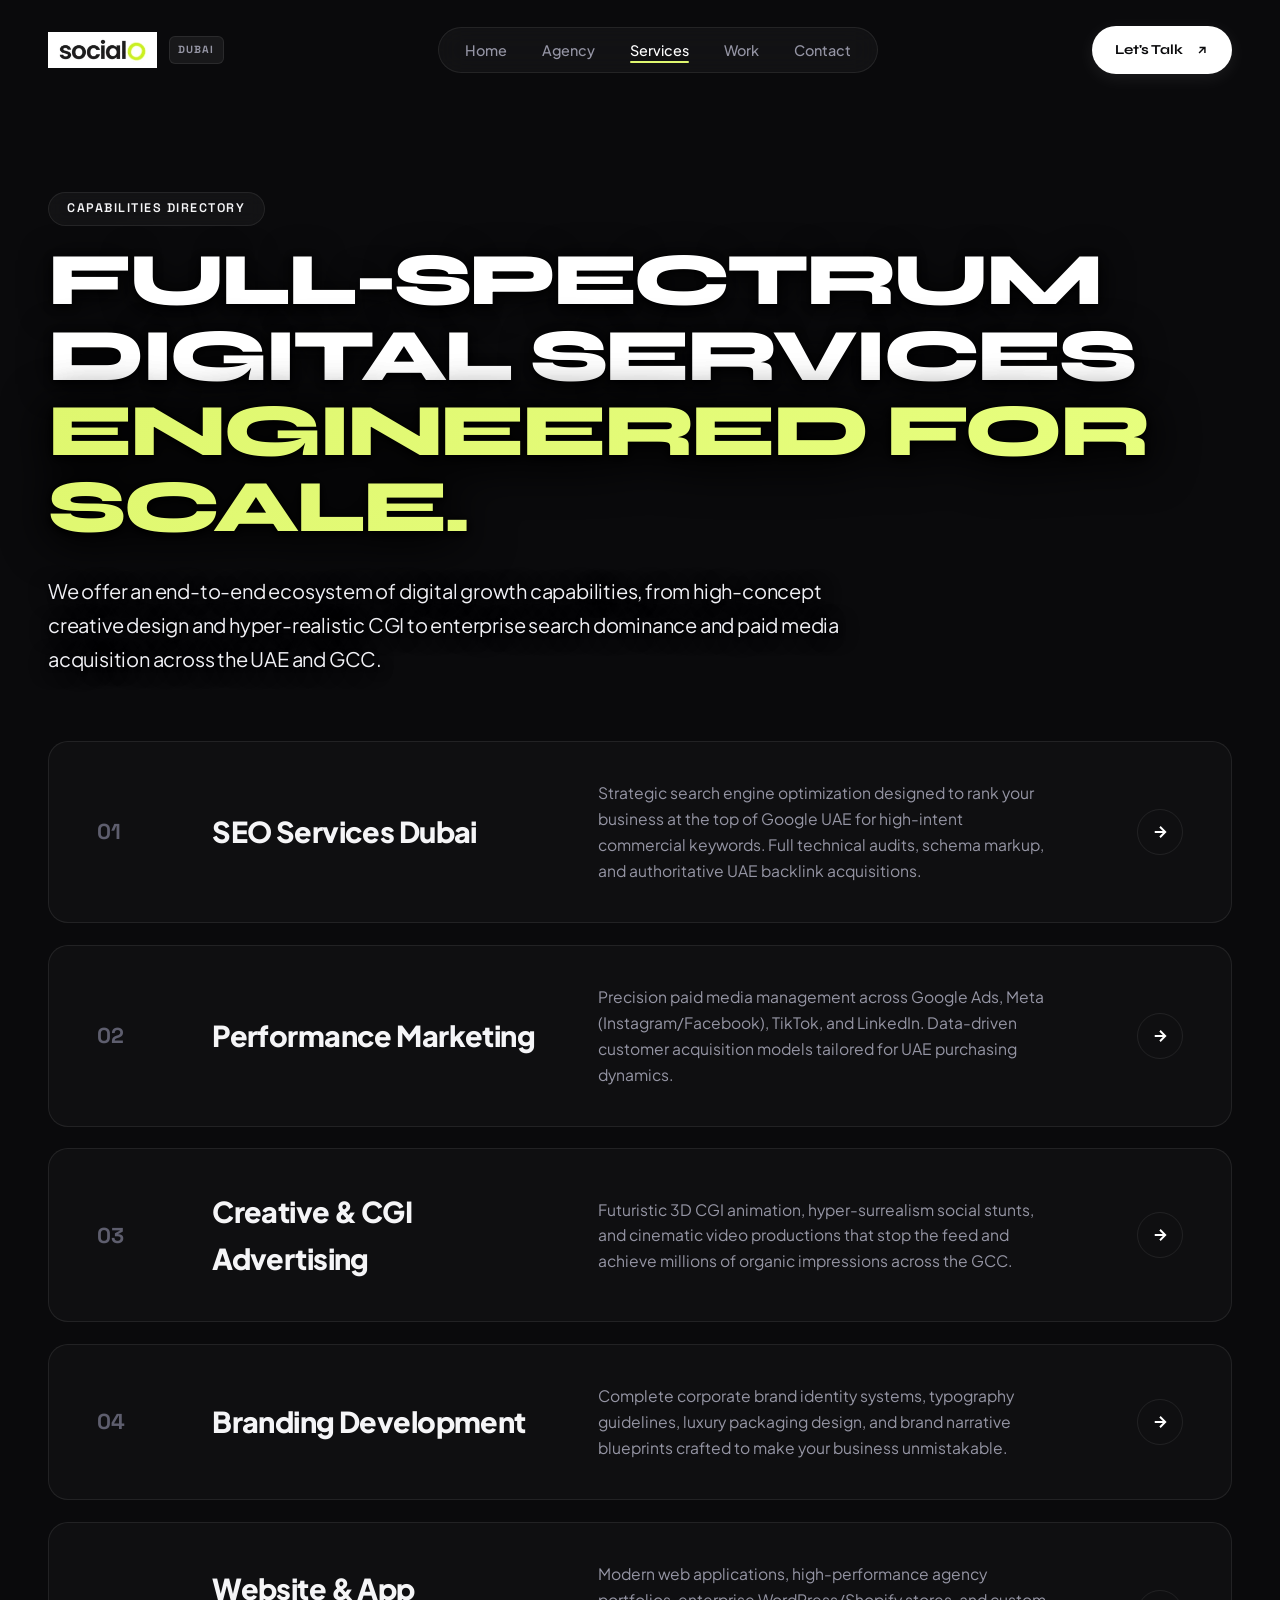
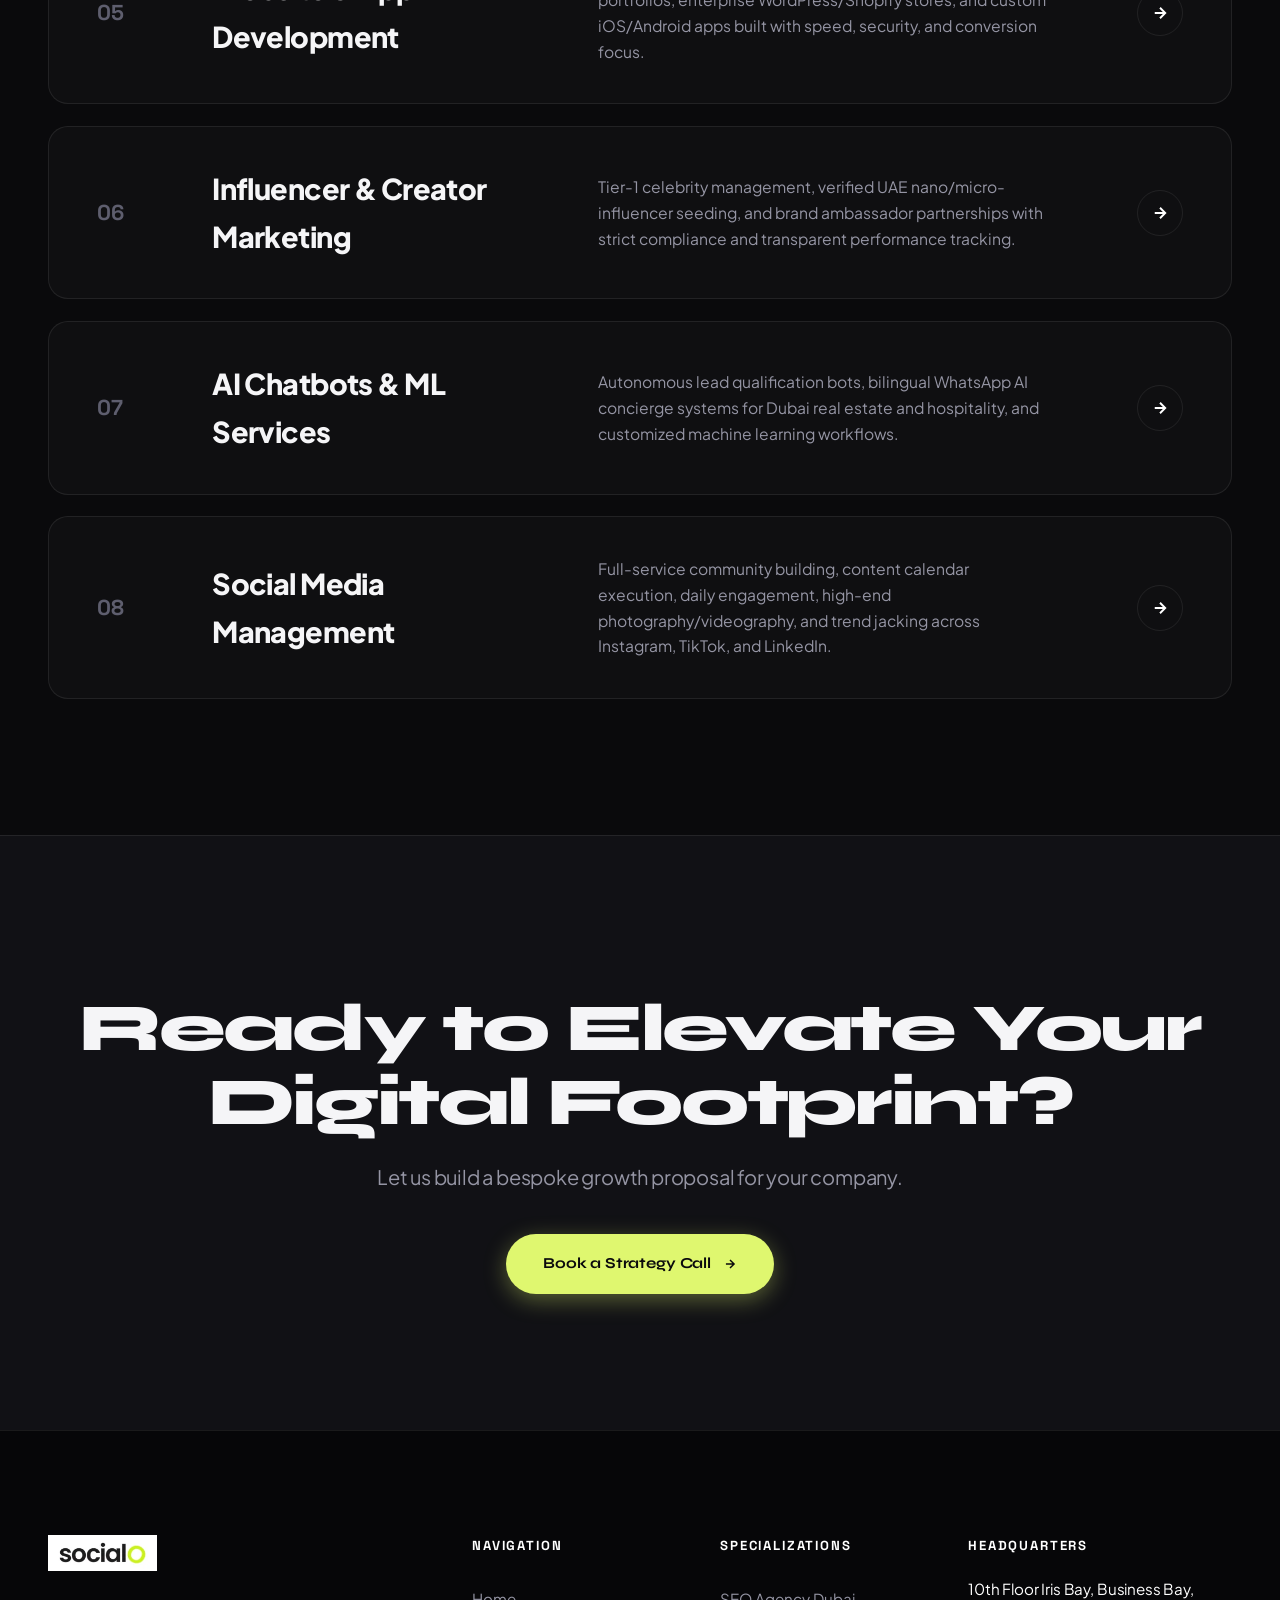
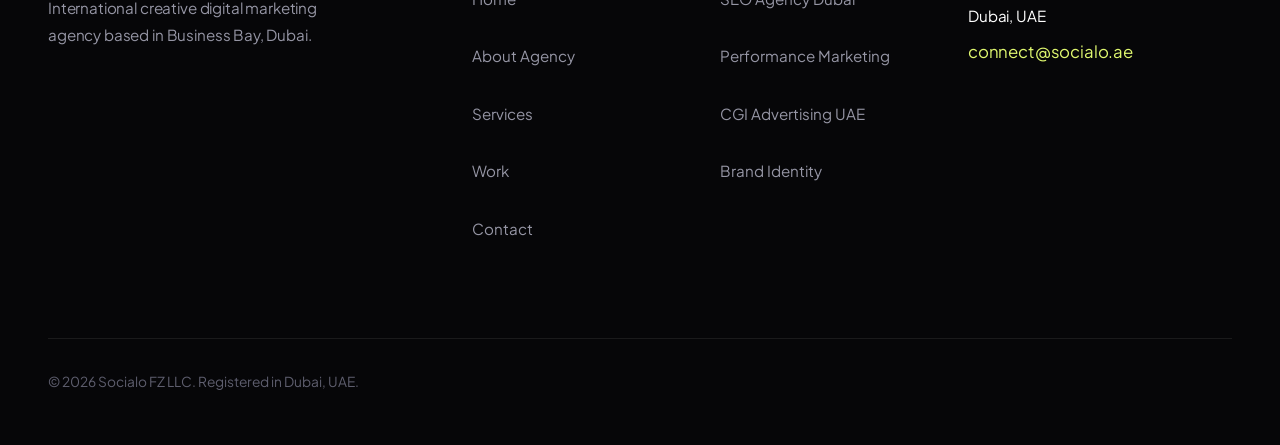
<file: services.html>
<!DOCTYPE html>
<html lang="en" dir="ltr">
<head>
  <meta charset="UTF-8">
  <meta name="viewport" content="width=device-width, initial-scale=1">
  <title>Digital Marketing Services in Dubai & UAE – Socialo Agency</title>
  <meta name="description" content="Explore Socialo's complete suite of digital marketing services in Dubai: SEO, Performance Marketing, 3D CGI Advertising, Branding, Web & App Development, and Influencer Marketing.">
  <link rel="canonical" href="https://socialo.ae/services.html">
  <link rel="icon" type="image/webp" href="images/socialo-logo.webp">
  <link rel="stylesheet" href="css/style.css">
</head>
<body>
  <div class="custom-cursor"></div>
  <div class="custom-cursor-follower"></div>

  <!-- Header -->
  <header class="site-header">
    <div class="container">
      <div class="nav-wrap">
        <a href="index.html" class="brand-logo">
          <img src="images/socialo-logo.webp" alt="Socialo Dubai Logo" width="130" height="38">
          <span class="brand-badge">DUBAI</span>
        </a>
        <ul class="nav-links">
          <li><a href="index.html">Home</a></li>
          <li><a href="about.html">Agency</a></li>
          <li><a href="services.html" class="active">Services</a></li>
          <li><a href="work.html">Work</a></li>
          <li><a href="contact.html">Contact</a></li>
        </ul>
        <div class="nav-actions">
          <a href="contact.html" class="btn-pill btn-primary">
            <span>Let's Talk</span>
            <svg width="14" height="14" viewBox="0 0 24 24" fill="none" stroke="currentColor" stroke-width="2.5"><path d="M7 17l9.2-9.2M17 17V7.8H7.8"/></svg>
          </a>
          <button class="burger-btn" aria-label="Toggle navigation menu">
            <span class="burger-line"></span>
            <span class="burger-line"></span>
          </button>
        </div>
      </div>
    </div>
  </header>

    <!-- Mobile Drawer -->
  <div class="mobile-drawer" id="mobileDrawer" aria-hidden="true">
    <div class="mobile-drawer-inner">
      <div class="mobile-drawer-header">
        <span class="brand-logo">
          <img src="images/socialo-logo.webp" alt="Socialo Logo" width="110" height="32">
        </span>
        <button class="drawer-close-btn" id="drawerCloseBtn" aria-label="Close navigation menu">&times;</button>
      </div>
      <ul class="mobile-nav-links">
        <li><a href="index.html" class="">Home</a></li>
        <li><a href="about.html" class="">Agency</a></li>
        <li><a href="services.html" class="active">Services</a></li>
        <li><a href="work.html" class="">Work</a></li>
        <li><a href="contact.html" class="">Contact</a></li>
      </ul>
      <div class="mobile-drawer-footer">
        <a href="contact.html" class="btn-pill btn-accent" style="width:100%; justify-content:center; margin-bottom:1.5rem;">
          <span>Let's Talk</span>
          <svg width="14" height="14" viewBox="0 0 24 24" fill="none" stroke="currentColor" stroke-width="2.5"><path d="M5 12h14M12 5l7 7-7 7"/></svg>
        </a>
        <p style="font-size:0.75rem; color:var(--text-dim); text-transform:uppercase; letter-spacing:0.1em; margin-bottom:0.35rem; font-family:var(--font-mono);">DUBAI HQ</p>
        <p style="color:#fff; font-size:0.92rem; font-weight:600;">10th Floor Iris Bay, Business Bay</p>
        <p style="margin-top:0.4rem;"><a href="mailto:connect@socialo.ae" style="color:var(--accent); font-size:0.92rem;">connect@socialo.ae</a></p>
      </div>
    </div>
  </div>

  <main>
    <section class="section-py" style="padding-top: 12rem;">
      <div class="container">
        <div class="reveal-fade-up">
          <div class="badge">Capabilities Directory</div>
          <h1 class="hero-title" style="margin-top: 1rem;">
            Full-Spectrum Digital Services <br>
            <span class="accent-word">Engineered for Scale.</span>
          </h1>
          <p class="hero-subtitle" style="max-width: 800px;">
            We offer an end-to-end ecosystem of digital growth capabilities, from high-concept creative design and hyper-realistic CGI to enterprise search dominance and paid media acquisition across the UAE and GCC.
          </p>
        </div>

        <div class="services-interactive" style="margin-top: 4rem;">
          <!-- Service 1 -->
          <a href="service-detail.html?slug=seo-services" class="service-row-item reveal-fade-up">
            <div class="service-index">01</div>
            <div class="service-name">SEO Services Dubai</div>
            <div class="service-desc">Strategic search engine optimization designed to rank your business at the top of Google UAE for high-intent commercial keywords. Full technical audits, schema markup, and authoritative UAE backlink acquisitions.</div>
            <div class="service-action">
              <div class="action-arrow-circle">
                <svg width="18" height="18" viewBox="0 0 24 24" fill="none" stroke="currentColor" stroke-width="2.5"><path d="M5 12h14M12 5l7 7-7 7"/></svg>
              </div>
            </div>
          </a>

          <!-- Service 2 -->
          <a href="service-detail.html?slug=performance-marketing" class="service-row-item reveal-fade-up">
            <div class="service-index">02</div>
            <div class="service-name">Performance Marketing</div>
            <div class="service-desc">Precision paid media management across Google Ads, Meta (Instagram/Facebook), TikTok, and LinkedIn. Data-driven customer acquisition models tailored for UAE purchasing dynamics.</div>
            <div class="service-action">
              <div class="action-arrow-circle">
                <svg width="18" height="18" viewBox="0 0 24 24" fill="none" stroke="currentColor" stroke-width="2.5"><path d="M5 12h14M12 5l7 7-7 7"/></svg>
              </div>
            </div>
          </a>

          <!-- Service 3 -->
          <a href="service-detail.html?slug=creative-cgi-advertising" class="service-row-item reveal-fade-up">
            <div class="service-index">03</div>
            <div class="service-name">Creative & CGI Advertising</div>
            <div class="service-desc">Futuristic 3D CGI animation, hyper-surrealism social stunts, and cinematic video productions that stop the feed and achieve millions of organic impressions across the GCC.</div>
            <div class="service-action">
              <div class="action-arrow-circle">
                <svg width="18" height="18" viewBox="0 0 24 24" fill="none" stroke="currentColor" stroke-width="2.5"><path d="M5 12h14M12 5l7 7-7 7"/></svg>
              </div>
            </div>
          </a>

          <!-- Service 4 -->
          <a href="service-detail.html?slug=branding-development" class="service-row-item reveal-fade-up">
            <div class="service-index">04</div>
            <div class="service-name">Branding Development</div>
            <div class="service-desc">Complete corporate brand identity systems, typography guidelines, luxury packaging design, and brand narrative blueprints crafted to make your business unmistakable.</div>
            <div class="service-action">
              <div class="action-arrow-circle">
                <svg width="18" height="18" viewBox="0 0 24 24" fill="none" stroke="currentColor" stroke-width="2.5"><path d="M5 12h14M12 5l7 7-7 7"/></svg>
              </div>
            </div>
          </a>

          <!-- Service 5 -->
          <a href="service-detail.html?slug=website-app-development" class="service-row-item reveal-fade-up">
            <div class="service-index">05</div>
            <div class="service-name">Website & App Development</div>
            <div class="service-desc">Modern web applications, high-performance agency portfolios, enterprise WordPress/Shopify stores, and custom iOS/Android apps built with speed, security, and conversion focus.</div>
            <div class="service-action">
              <div class="action-arrow-circle">
                <svg width="18" height="18" viewBox="0 0 24 24" fill="none" stroke="currentColor" stroke-width="2.5"><path d="M5 12h14M12 5l7 7-7 7"/></svg>
              </div>
            </div>
          </a>

          <!-- Service 6 -->
          <a href="service-detail.html?slug=influencer-marketing" class="service-row-item reveal-fade-up">
            <div class="service-index">06</div>
            <div class="service-name">Influencer & Creator Marketing</div>
            <div class="service-desc">Tier-1 celebrity management, verified UAE nano/micro-influencer seeding, and brand ambassador partnerships with strict compliance and transparent performance tracking.</div>
            <div class="service-action">
              <div class="action-arrow-circle">
                <svg width="18" height="18" viewBox="0 0 24 24" fill="none" stroke="currentColor" stroke-width="2.5"><path d="M5 12h14M12 5l7 7-7 7"/></svg>
              </div>
            </div>
          </a>

          <!-- Service 7 -->
          <a href="service-detail.html?slug=ai-chat-bot-ml-services" class="service-row-item reveal-fade-up">
            <div class="service-index">07</div>
            <div class="service-name">AI Chatbots & ML Services</div>
            <div class="service-desc">Autonomous lead qualification bots, bilingual WhatsApp AI concierge systems for Dubai real estate and hospitality, and customized machine learning workflows.</div>
            <div class="service-action">
              <div class="action-arrow-circle">
                <svg width="18" height="18" viewBox="0 0 24 24" fill="none" stroke="currentColor" stroke-width="2.5"><path d="M5 12h14M12 5l7 7-7 7"/></svg>
              </div>
            </div>
          </a>

          <!-- Service 8 -->
          <a href="service-detail.html?slug=social-media-management" class="service-row-item reveal-fade-up">
            <div class="service-index">08</div>
            <div class="service-name">Social Media Management</div>
            <div class="service-desc">Full-service community building, content calendar execution, daily engagement, high-end photography/videography, and trend jacking across Instagram, TikTok, and LinkedIn.</div>
            <div class="service-action">
              <div class="action-arrow-circle">
                <svg width="18" height="18" viewBox="0 0 24 24" fill="none" stroke="currentColor" stroke-width="2.5"><path d="M5 12h14M12 5l7 7-7 7"/></svg>
              </div>
            </div>
          </a>
        </div>
      </div>
    </section>

    <!-- Bottom CTA -->
    <section class="section-py" style="background: var(--bg-secondary); border-top: 1px solid var(--border-subtle);">
      <div class="container" style="text-align: center;">
        <h2 class="section-title">Ready to Elevate Your Digital Footprint?</h2>
        <p class="section-lead" style="margin: 0 auto 2.5rem;">Let us build a bespoke growth proposal for your company.</p>
        <a href="contact.html" class="btn-pill btn-accent">
          <span>Book a Strategy Call</span>
          <svg width="14" height="14" viewBox="0 0 24 24" fill="none" stroke="currentColor" stroke-width="2.5"><path d="M5 12h14M12 5l7 7-7 7"/></svg>
        </a>
      </div>
    </section>
  </main>

  <!-- Footer -->
  <footer class="site-footer">
    <div class="container">
      <div class="footer-top">
        <div>
          <a href="index.html" class="brand-logo" style="margin-bottom: 1.5rem;">
            <img src="images/socialo-logo.webp" alt="Socialo Dubai Logo" width="130" height="38">
          </a>
          <p style="max-width: 320px; font-size: 0.95rem;">
            International creative digital marketing agency based in Business Bay, Dubai.
          </p>
        </div>
        <div>
          <div class="footer-col-title">Navigation</div>
          <ul class="footer-links">
            <li><a href="index.html">Home</a></li>
            <li><a href="about.html">About Agency</a></li>
            <li><a href="services.html">Services</a></li>
            <li><a href="work.html">Work</a></li>
            <li><a href="contact.html">Contact</a></li>
          </ul>
        </div>
        <div>
          <div class="footer-col-title">Specializations</div>
          <ul class="footer-links">
            <li><a href="service-detail.html?slug=seo-services">SEO Agency Dubai</a></li>
            <li><a href="service-detail.html?slug=performance-marketing">Performance Marketing</a></li>
            <li><a href="service-detail.html?slug=creative-cgi-advertising">CGI Advertising UAE</a></li>
            <li><a href="service-detail.html?slug=branding-development">Brand Identity</a></li>
          </ul>
        </div>
        <div>
          <div class="footer-col-title">Headquarters</div>
          <p style="font-size: 0.95rem; color: #fff;">10th Floor Iris Bay, Business Bay, Dubai, UAE</p>
          <p style="margin-top: 0.5rem;"><a href="mailto:connect@socialo.ae" style="color: var(--accent);">connect@socialo.ae</a></p>
        </div>
      </div>
      <div class="footer-bottom">
        <div>&copy; 2026 Socialo FZ LLC. Registered in Dubai, UAE.</div>
      </div>
    </div>
  </footer>

  <script src="js/gsap.min.js"></script>
  <script src="js/ScrollTrigger.min.js"></script>
  <script src="js/lenis.min.js"></script>
  <script src="js/main.js"></script>
</body>
</html>
</file>
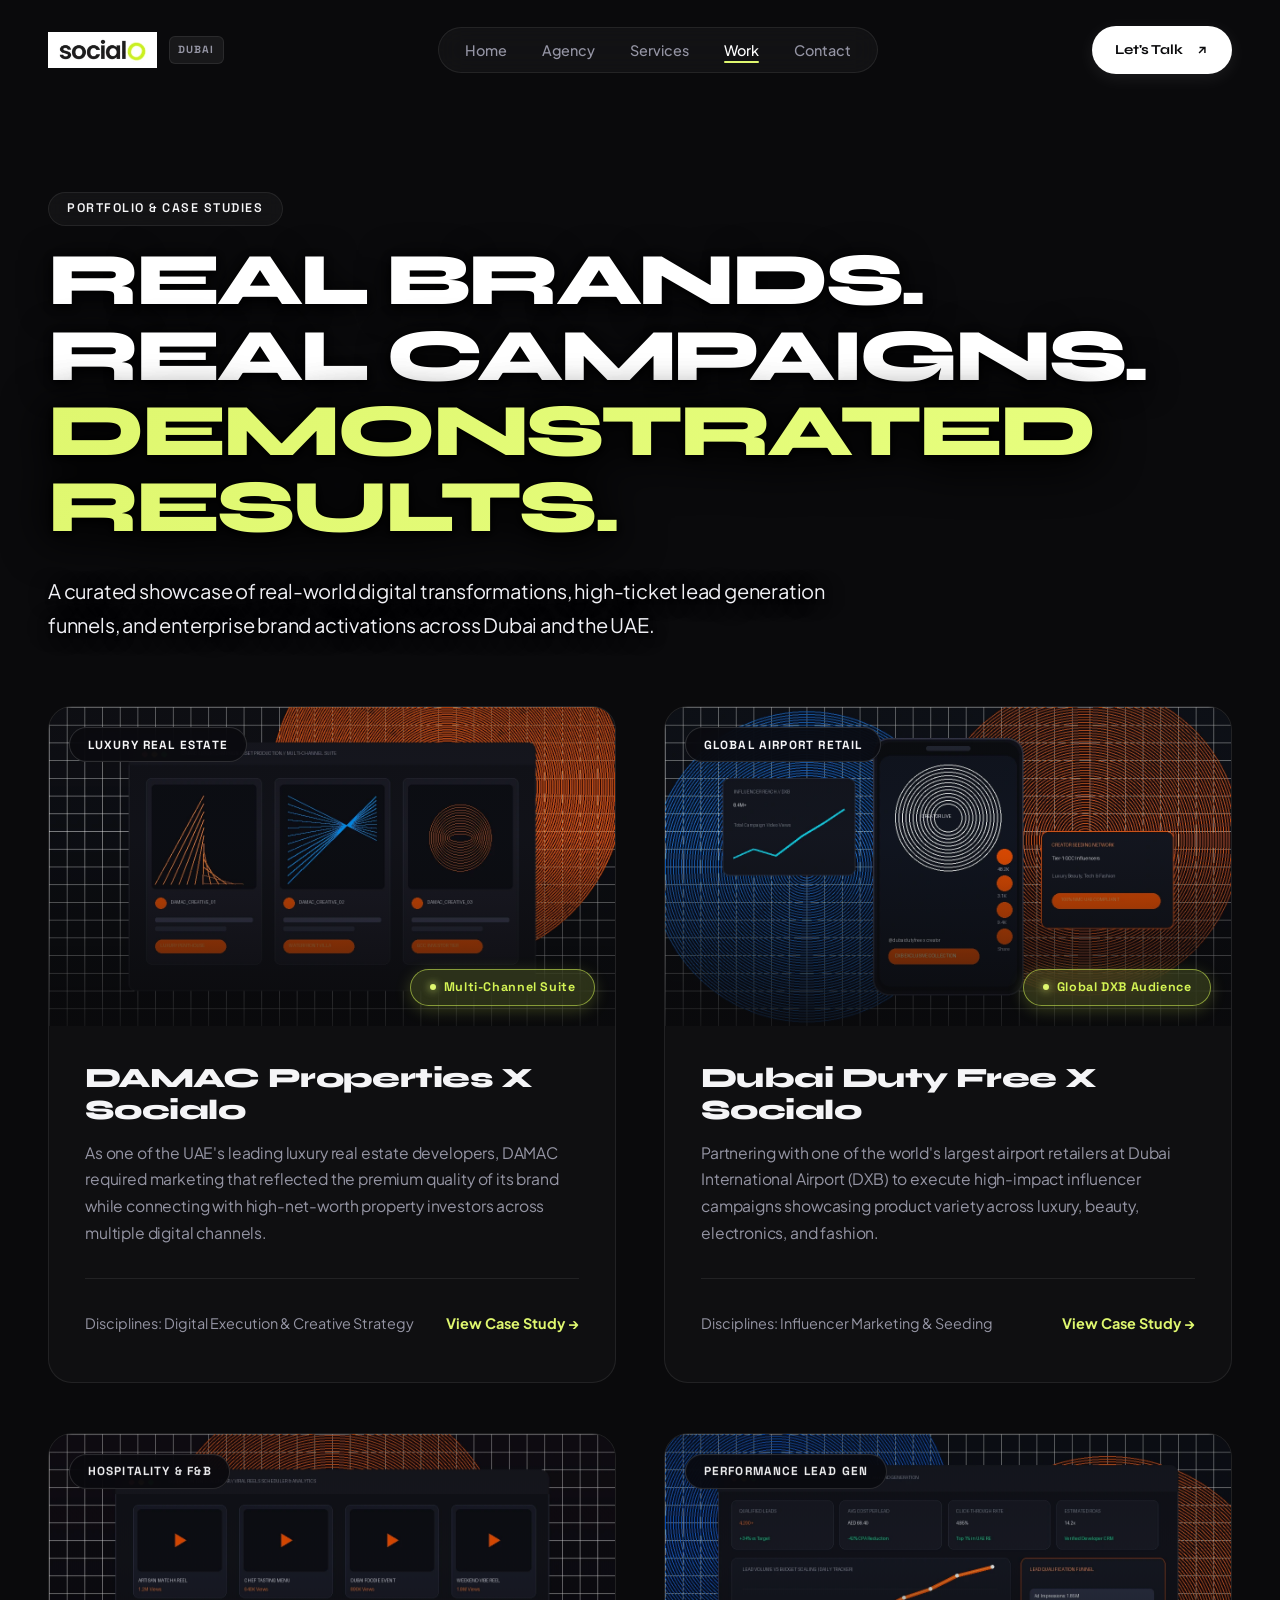
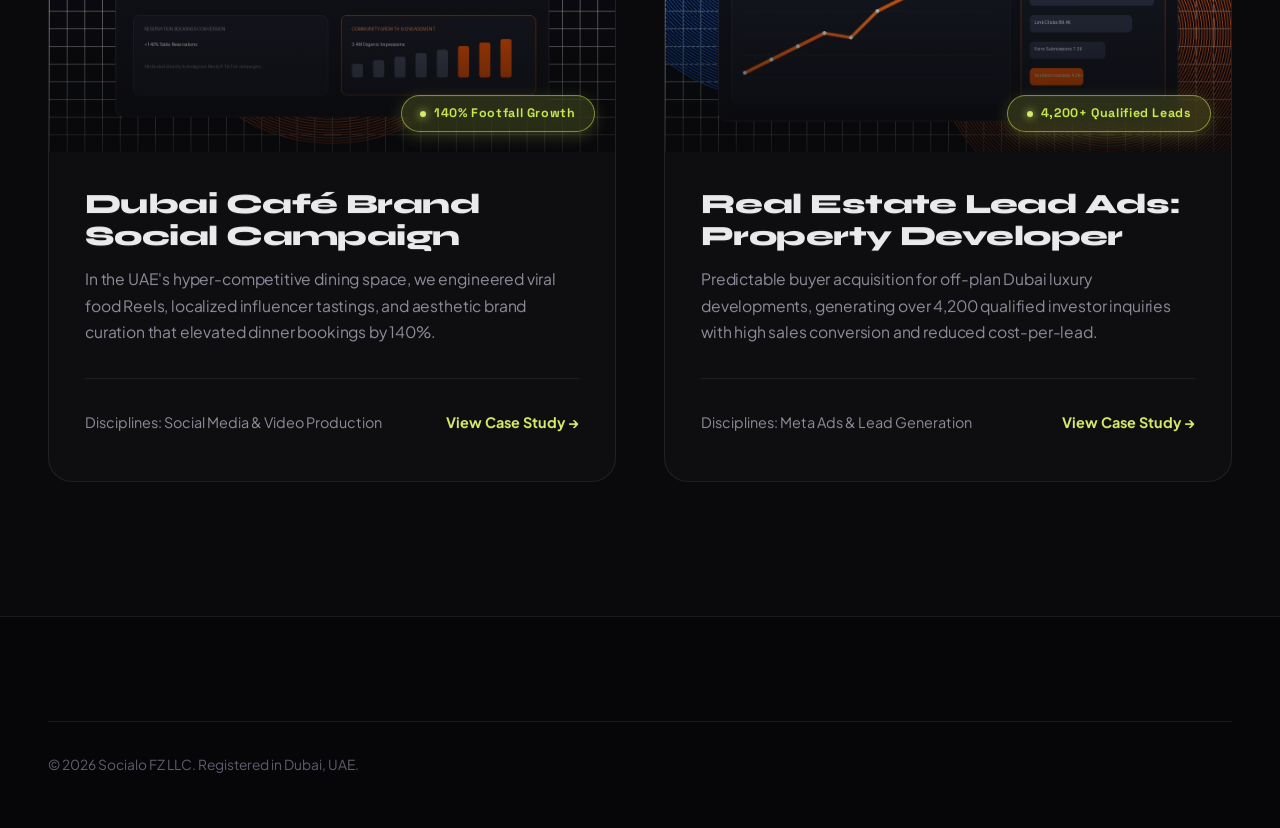
<file: work.html>
<!DOCTYPE html>
<html lang="en" dir="ltr">
<head>
  <meta charset="UTF-8">
  <meta name="viewport" content="width=device-width, initial-scale=1">
  <title>Selected Work & Case Studies – Socialo Dubai Digital Agency</title>
  <meta name="description" content="Explore verified case studies and portfolio campaigns from Socialo, including collaborations with DAMAC Properties and Dubai Duty Free.">
  <link rel="canonical" href="https://socialo.ae/work.html">
  <link rel="icon" type="image/webp" href="images/socialo-logo.webp">
  <link rel="stylesheet" href="css/style.css">
</head>
<body>
  <div class="custom-cursor"></div>
  <div class="custom-cursor-follower"></div>

  <!-- Header -->
  <header class="site-header">
    <div class="container">
      <div class="nav-wrap">
        <a href="index.html" class="brand-logo">
          <img src="images/socialo-logo.webp" alt="Socialo Dubai Logo" width="130" height="38">
          <span class="brand-badge">DUBAI</span>
        </a>
        <ul class="nav-links">
          <li><a href="index.html">Home</a></li>
          <li><a href="about.html">Agency</a></li>
          <li><a href="services.html">Services</a></li>
          <li><a href="work.html" class="active">Work</a></li>
          <li><a href="contact.html">Contact</a></li>
        </ul>
        <div class="nav-actions">
          <a href="contact.html" class="btn-pill btn-primary">
            <span>Let's Talk</span>
            <svg width="14" height="14" viewBox="0 0 24 24" fill="none" stroke="currentColor" stroke-width="2.5"><path d="M7 17l9.2-9.2M17 17V7.8H7.8"/></svg>
          </a>
          <button class="burger-btn" aria-label="Toggle navigation menu">
            <span class="burger-line"></span>
            <span class="burger-line"></span>
          </button>
        </div>
      </div>
    </div>
  </header>

    <!-- Mobile Drawer -->
  <div class="mobile-drawer" id="mobileDrawer" aria-hidden="true">
    <div class="mobile-drawer-inner">
      <div class="mobile-drawer-header">
        <span class="brand-logo">
          <img src="images/socialo-logo.webp" alt="Socialo Logo" width="110" height="32">
        </span>
        <button class="drawer-close-btn" id="drawerCloseBtn" aria-label="Close navigation menu">&times;</button>
      </div>
      <ul class="mobile-nav-links">
        <li><a href="index.html" class="">Home</a></li>
        <li><a href="about.html" class="">Agency</a></li>
        <li><a href="services.html" class="">Services</a></li>
        <li><a href="work.html" class="active">Work</a></li>
        <li><a href="contact.html" class="">Contact</a></li>
      </ul>
      <div class="mobile-drawer-footer">
        <a href="contact.html" class="btn-pill btn-accent" style="width:100%; justify-content:center; margin-bottom:1.5rem;">
          <span>Let's Talk</span>
          <svg width="14" height="14" viewBox="0 0 24 24" fill="none" stroke="currentColor" stroke-width="2.5"><path d="M5 12h14M12 5l7 7-7 7"/></svg>
        </a>
        <p style="font-size:0.75rem; color:var(--text-dim); text-transform:uppercase; letter-spacing:0.1em; margin-bottom:0.35rem; font-family:var(--font-mono);">DUBAI HQ</p>
        <p style="color:#fff; font-size:0.92rem; font-weight:600;">10th Floor Iris Bay, Business Bay</p>
        <p style="margin-top:0.4rem;"><a href="mailto:connect@socialo.ae" style="color:var(--accent); font-size:0.92rem;">connect@socialo.ae</a></p>
      </div>
    </div>
  </div>

  <main>
    <section class="section-py" style="padding-top: 12rem;">
      <div class="container">
        <div class="reveal-fade-up">
          <div class="badge">Portfolio & Case Studies</div>
          <h1 class="hero-title" style="margin-top: 1rem;">
            Real Brands. Real Campaigns. <br>
            <span class="accent-word">Demonstrated Results.</span>
          </h1>
          <p class="hero-subtitle" style="max-width: 800px;">
            A curated showcase of real-world digital transformations, high-ticket lead generation funnels, and enterprise brand activations across Dubai and the UAE.
          </p>
        </div>

        <div class="work-grid" style="margin-top: 4rem;">
          <!-- Case 1: DAMAC Properties -->
          <a href="case-study.html?client=damac" class="work-card reveal-fade-up">
            <div class="work-card-media">
              <span class="work-card-badge">Luxury Real Estate</span>
              <span class="work-card-result">Multi-Channel Suite</span>
              <div class="work-card-overlay"></div>
              <img src="images/work/damac-case.webp" alt="DAMAC Properties X Socialo Dubai Marketing Campaign" loading="lazy" width="1280" height="720">
            </div>
            <div class="work-card-body">
              <h3 class="work-card-title">DAMAC Properties X Socialo</h3>
              <p class="work-card-desc">As one of the UAE's leading luxury real estate developers, DAMAC required marketing that reflected the premium quality of its brand while connecting with high-net-worth property investors across multiple digital channels.</p>
              <div class="work-card-meta">
                <span>Disciplines: Digital Execution & Creative Strategy</span>
                <span class="work-card-cta">View Case Study &rarr;</span>
              </div>
            </div>
          </a>

          <!-- Case 2: Dubai Duty Free -->
          <a href="case-study.html?client=dubai-duty-free" class="work-card reveal-fade-up">
            <div class="work-card-media">
              <span class="work-card-badge">Global Airport Retail</span>
              <span class="work-card-result">Global DXB Audience</span>
              <div class="work-card-overlay"></div>
              <img src="images/work/ddf-influencer.webp" alt="Dubai Duty Free Influencer Marketing Campaign by Socialo" loading="lazy" width="1280" height="720">
            </div>
            <div class="work-card-body">
              <h3 class="work-card-title">Dubai Duty Free X Socialo</h3>
              <p class="work-card-desc">Partnering with one of the world's largest airport retailers at Dubai International Airport (DXB) to execute high-impact influencer campaigns showcasing product variety across luxury, beauty, electronics, and fashion.</p>
              <div class="work-card-meta">
                <span>Disciplines: Influencer Marketing & Seeding</span>
                <span class="work-card-cta">View Case Study &rarr;</span>
              </div>
            </div>
          </a>

          <!-- Case 3: Dubai Cafe Brand -->
          <a href="case-study.html?client=cafe" class="work-card reveal-fade-up">
            <div class="work-card-media">
              <span class="work-card-badge">Hospitality & F&B</span>
              <span class="work-card-result">140% Footfall Growth</span>
              <div class="work-card-overlay"></div>
              <img src="images/work/cafe-social.webp" alt="Dubai Hospitality Social Media Campaign" loading="lazy" width="1280" height="720">
            </div>
            <div class="work-card-body">
              <h3 class="work-card-title">Dubai Café Brand Social Campaign</h3>
              <p class="work-card-desc">In the UAE's hyper-competitive dining space, we engineered viral food Reels, localized influencer tastings, and aesthetic brand curation that elevated dinner bookings by 140%.</p>
              <div class="work-card-meta">
                <span>Disciplines: Social Media & Video Production</span>
                <span class="work-card-cta">View Case Study &rarr;</span>
              </div>
            </div>
          </a>

          <!-- Case 4: Real Estate Lead Ads -->
          <a href="case-study.html?client=property-leads" class="work-card reveal-fade-up">
            <div class="work-card-media">
              <span class="work-card-badge">Performance Lead Gen</span>
              <span class="work-card-result">4,200+ Qualified Leads</span>
              <div class="work-card-overlay"></div>
              <img src="images/work/leads-analytics.webp" alt="Real Estate Lead Ads UAE by Socialo" loading="lazy" width="1280" height="720">
            </div>
            <div class="work-card-body">
              <h3 class="work-card-title">Real Estate Lead Ads: Property Developer</h3>
              <p class="work-card-desc">Predictable buyer acquisition for off-plan Dubai luxury developments, generating over 4,200 qualified investor inquiries with high sales conversion and reduced cost-per-lead.</p>
              <div class="work-card-meta">
                <span>Disciplines: Meta Ads & Lead Generation</span>
                <span class="work-card-cta">View Case Study &rarr;</span>
              </div>
            </div>
          </a>
        </div>
      </div>
    </section>
  </main>

  <!-- Footer -->
  <footer class="site-footer">
    <div class="container">
      <div class="footer-bottom">
        <div>&copy; 2026 Socialo FZ LLC. Registered in Dubai, UAE.</div>
      </div>
    </div>
  </footer>

  <script src="js/gsap.min.js"></script>
  <script src="js/ScrollTrigger.min.js"></script>
  <script src="js/lenis.min.js"></script>
  <script src="js/main.js"></script>
</body>
</html>
</file>
<file: css/style.css>
/* ==========================================================================
   SOCIALO CREATIVE DIGITAL AGENCY - REFINED DESIGN SYSTEM & MASTER STYLES
   Inspired by Pony's bold experimental creative language, custom-crafted for Socialo Dubai
   Optimized for crisp typography, refined layout hierarchy & responsive polish
   ========================================================================== */

@import url('https://fonts.googleapis.com/css2?family=Plus+Jakarta+Sans:ital,wght@0,300;0,400;0,500;0,600;0,700;0,800;1,400;1,600&family=Syne:wght@700;800;900&family=Space+Grotesk:wght@500;600;700&display=swap');

:root {
  /* Colors */
  --bg-primary: #0a0a0c;
  --bg-secondary: #111115;
  --bg-card: rgba(255, 255, 255, 0.025);
  --bg-card-hover: rgba(255, 255, 255, 0.055);
  --bg-glass: rgba(12, 12, 15, 0.75);
  --border-subtle: rgba(255, 255, 255, 0.08);
  --border-active: rgba(255, 255, 255, 0.22);

  --text-main: #f5f5f7;
  --text-muted: #9595a4;
  --text-dim: #5e5e6e;

  /* Primary accent: Lime green matching Socialo logo and ONLINE headline */
  --accent: #DFF76F;
  --accent-hover: #C5E538;
  --accent-glow: rgba(223, 247, 111, 0.35);
  --accent-light: #E8FF80;

  /* Backward-compatible aliases */
  --accent-orange: var(--accent);
  --accent-orange-glow: var(--accent-glow);
  --accent-amber: var(--accent-light);

  /* Accents inspired by creative 3D palette */
  --accent-electric: #0066ff;
  --accent-cyan: #00e5ff;
  --accent-violet: #8a2be2;

  --gradient-creative: linear-gradient(135deg, #0066ff 0%, #8a2be2 50%, var(--accent) 100%);
  --gradient-glow: radial-gradient(circle at 50% 50%, rgba(223, 247, 111, 0.20), transparent 70%);

  /* Typography System */
  --font-display: 'Syne', -apple-system, BlinkMacSystemFont, sans-serif;
  --font-mono: 'Space Grotesk', monospace;
  --font-body: 'Plus Jakarta Sans', -apple-system, BlinkMacSystemFont, sans-serif;

  /* Transitions */
  --ease-out-expo: cubic-bezier(0.16, 1, 0.3, 1);
  --ease-smooth: cubic-bezier(0.25, 1, 0.5, 1);
}

/* Light theme section variant for editorial contrast */
.light-section {
  --bg-primary: #f6f6f9;
  --bg-secondary: #ffffff;
  --bg-card: rgba(0, 0, 0, 0.025);
  --bg-card-hover: rgba(0, 0, 0, 0.05);
  --border-subtle: rgba(0, 0, 0, 0.08);
  --border-active: rgba(0, 0, 0, 0.18);
  --text-main: #0c0c10;
  --text-muted: #585868;
  --text-dim: #8c8c9e;
  background-color: var(--bg-primary);
  color: var(--text-main);
}

/* Base resets */
*, *::before, *::after {
  box-sizing: border-box;
  margin: 0;
  padding: 0;
}

html {
  font-size: 16px;
  background-color: var(--bg-primary);
  color: var(--text-main);
  font-family: var(--font-body);
  -webkit-font-smoothing: antialiased;
  -moz-osx-font-smoothing: grayscale;
  text-rendering: optimizeLegibility;
  scroll-behavior: auto; /* Handled smoothly by Lenis */
  overflow-x: hidden;
  width: 100%;
}

body {
  background-color: var(--bg-primary);
  color: var(--text-main);
  line-height: 1.65;
  overflow-x: hidden;
  width: 100%;
  position: relative;
  min-height: 100vh;
}

img, video, iframe {
  max-width: 100%;
  height: auto;
}

/* Selection */
::selection {
  background: var(--accent);
  color: #0a0a0c;
}

/* Custom Cursor */
.custom-cursor {
  position: fixed;
  top: 0;
  left: 0;
  width: 7px;
  height: 7px;
  background: #ffffff;
  border-radius: 50%;
  pointer-events: none;
  z-index: 9999;
  transform: translate(-50%, -50%);
  transition: width 0.3s var(--ease-out-expo), height 0.3s var(--ease-out-expo), background-color 0.3s, opacity 0.3s;
  mix-blend-mode: difference;
  opacity: 0;
}

.custom-cursor-follower {
  position: fixed;
  top: 0;
  left: 0;
  width: 28px;
  height: 28px;
  border: 1px solid rgba(255, 255, 255, 0.28);
  border-radius: 50%;
  pointer-events: none;
  z-index: 9998;
  transform: translate(-50%, -50%);
  transition: transform 0.12s ease-out, width 0.3s var(--ease-out-expo), height 0.3s var(--ease-out-expo), border-color 0.3s, opacity 0.3s;
  opacity: 0;
}

@media (hover: none), (pointer: coarse) {
  .custom-cursor, .custom-cursor-follower {
    display: none !important;
    opacity: 0 !important;
    visibility: hidden !important;
  }
}

/* Typography elements */
h1, h2, h3, h4, .font-display {
  font-family: var(--font-display);
  font-weight: 800;
  line-height: 1.08;
  letter-spacing: -0.035em;
  color: var(--text-main);
}

p {
  color: var(--text-muted);
  font-weight: 400;
  font-size: 1.05rem;
  line-height: 1.75;
  letter-spacing: -0.01em;
}

a {
  color: inherit;
  text-decoration: none;
  transition: color 0.3s var(--ease-smooth);
}

/* Container */
.container {
  width: 100%;
  max-width: 1400px;
  margin: 0 auto;
  padding: 0 3rem;
}

@media (max-width: 992px) {
  .container {
    padding: 0 2rem;
  }
}

@media (max-width: 600px) {
  .container {
    padding: 0 1.25rem;
  }
}

.badge {
  display: inline-flex;
  align-items: center;
  gap: 0.6rem;
  padding: 0.45rem 1.15rem;
  font-family: var(--font-mono);
  font-size: 0.78rem;
  font-weight: 600;
  text-transform: uppercase;
  letter-spacing: 0.12em;
  border-radius: 999px;
  background: rgba(255, 255, 255, 0.04);
  border: 1px solid var(--border-subtle);
  color: var(--text-main);
  backdrop-filter: blur(8px);
  max-width: 100%;
  white-space: normal;
  line-height: 1.4;
  word-break: break-word;
}

@media (max-width: 600px) {
  .badge {
    font-size: 0.7rem;
    padding: 0.35rem 0.85rem;
    letter-spacing: 0.08em;
  }
}

.badge-dot {
  width: 6px;
  height: 6px;
  border-radius: 50%;
  background: var(--accent);
  box-shadow: 0 0 10px var(--accent);
  animation: pulse 2s infinite;
}

@keyframes pulse {
  0%, 100% { opacity: 1; transform: scale(1); }
  50% { opacity: 0.35; transform: scale(0.85); }
}

/* Buttons */
.btn-pill {
  position: relative;
  display: inline-flex;
  align-items: center;
  justify-content: center;
  gap: 0.75rem;
  padding: 1.05rem 2.25rem;
  font-family: var(--font-display);
  font-size: 0.95rem;
  font-weight: 700;
  letter-spacing: -0.01em;
  border-radius: 999px;
  overflow: hidden;
  cursor: pointer;
  border: 1px solid transparent;
  transition: all 0.35s var(--ease-out-expo);
  z-index: 1;
  min-height: 48px;
  -webkit-tap-highlight-color: transparent;
}

@media (max-width: 600px) {
  .btn-pill {
    padding: 0.9rem 1.6rem;
    font-size: 0.92rem;
  }
}

.btn-primary {
  background: #ffffff;
  color: #0a0a0c;
  box-shadow: 0 4px 18px rgba(255, 255, 255, 0.08);
}

.btn-primary:hover {
  background: #f0f0f4;
  transform: translateY(-2px);
  box-shadow: 0 12px 30px rgba(255, 255, 255, 0.18);
}

.btn-secondary {
  background: rgba(255, 255, 255, 0.04);
  border: 1px solid rgba(255, 255, 255, 0.25);
  color: #ffffff;
  backdrop-filter: blur(14px);
  text-shadow: 0 1px 2px rgba(0, 0, 0, 0.4);
}

.btn-secondary:hover {
  background: rgba(255, 255, 255, 0.12);
  border-color: rgba(255, 255, 255, 0.5);
  transform: translateY(-2px);
  box-shadow: 0 10px 25px rgba(255, 255, 255, 0.08);
}

.btn-accent {
  background: var(--accent);
  color: #0a0a0c;
  font-weight: 700;
  box-shadow: 0 6px 22px var(--accent-glow);
}

.btn-accent svg {
  stroke: #0a0a0c;
}

.btn-accent:hover {
  background: var(--accent-hover);
  color: #0a0a0c;
  transform: translateY(-2px);
  box-shadow: 0 14px 34px rgba(212, 243, 84, 0.45);
}

/* Site Header */
.site-header {
  position: fixed;
  top: 0;
  left: 0;
  width: 100%;
  padding: 1.6rem 0;
  z-index: 1000;
  transition: padding 0.4s var(--ease-out-expo), background-color 0.4s, backdrop-filter 0.4s, border-color 0.4s;
  border-bottom: 1px solid transparent;
}

.site-header.scrolled {
  padding: 1rem 0;
  background: rgba(10, 10, 12, 0.88);
  backdrop-filter: blur(20px);
  border-color: var(--border-subtle);
}

.nav-wrap {
  display: flex;
  align-items: center;
  justify-content: space-between;
}

.brand-logo {
  display: flex;
  align-items: center;
  gap: 0.75rem;
  flex-shrink: 0;
}

.brand-logo img {
  height: 36px;
  width: auto;
  max-width: 130px;
  object-fit: contain;
}

.brand-badge {
  font-size: 0.65rem;
  font-family: var(--font-mono);
  font-weight: 700;
  padding: 0.25rem 0.55rem;
  border-radius: 6px;
  background: rgba(255, 255, 255, 0.06);
  border: 1px solid var(--border-subtle);
  color: var(--text-muted);
  letter-spacing: 0.1em;
}

@media (max-width: 480px) {
  .brand-badge {
    display: none;
  }
}

.nav-links {
  display: flex;
  align-items: center;
  gap: 2.2rem;
  list-style: none;
  background: rgba(255, 255, 255, 0.035);
  padding: 0.55rem 1.6rem;
  border-radius: 999px;
  border: 1px solid var(--border-subtle);
  backdrop-filter: blur(14px);
}

.nav-links a {
  font-size: 0.9rem;
  font-weight: 500;
  color: var(--text-muted);
  position: relative;
  transition: color 0.3s;
}

.nav-links a:hover, .nav-links a.active {
  color: #ffffff;
}

.nav-links a.active::after {
  content: '';
  position: absolute;
  bottom: -4px;
  left: 0;
  width: 100%;
  height: 2px;
  background: var(--accent);
  border-radius: 2px;
}

.nav-actions {
  display: flex;
  align-items: center;
  gap: 1rem;
}

.nav-actions .btn-pill {
  padding: 0.75rem 1.4rem;
  font-size: 0.86rem;
}

@media (max-width: 480px) {
  .nav-actions .btn-pill {
    display: none;
  }
}

.burger-btn {
  display: none;
  background: transparent;
  border: none;
  color: #fff;
  cursor: pointer;
  padding: 0.65rem;
  flex-direction: column;
  justify-content: center;
  gap: 6px;
  min-width: 44px;
  min-height: 44px;
  border-radius: 8px;
  -webkit-tap-highlight-color: transparent;
}

.burger-line {
  width: 24px;
  height: 2px;
  background: #fff;
  transition: transform 0.3s, opacity 0.3s;
  border-radius: 2px;
}

@media (max-width: 992px) {
  .nav-links {
    display: none;
  }
  .burger-btn {
    display: flex;
  }
}

/* Mobile Nav Drawer */
.mobile-drawer {
  position: fixed;
  top: 0;
  left: 0;
  width: 100%;
  height: 100vh;
  height: 100svh;
  background: #09090c;
  z-index: 9999;
  display: flex;
  flex-direction: column;
  opacity: 0;
  pointer-events: none;
  transition: opacity 0.35s var(--ease-out-expo), transform 0.35s var(--ease-out-expo);
  transform: translateY(-8px);
  overflow-y: auto;
  -webkit-overflow-scrolling: touch;
}

.mobile-drawer.active {
  opacity: 1;
  pointer-events: auto;
  transform: translateY(0);
}

.mobile-drawer-inner {
  width: 100%;
  max-width: 500px;
  margin: 0 auto;
  min-height: 100%;
  display: flex;
  flex-direction: column;
  justify-content: space-between;
  padding: 1.5rem 1.5rem 2.5rem;
}

.mobile-drawer-header {
  display: flex;
  align-items: center;
  justify-content: space-between;
  padding-bottom: 2rem;
  border-bottom: 1px solid var(--border-subtle);
}

.drawer-close-btn {
  background: rgba(255, 255, 255, 0.06);
  border: 1px solid var(--border-subtle);
  color: #fff;
  font-size: 2rem;
  line-height: 1;
  width: 44px;
  height: 44px;
  border-radius: 50%;
  display: flex;
  align-items: center;
  justify-content: center;
  cursor: pointer;
  -webkit-tap-highlight-color: transparent;
}

.drawer-close-btn:active {
  background: rgba(255, 255, 255, 0.15);
}

.mobile-nav-links {
  list-style: none;
  display: flex;
  flex-direction: column;
  gap: 1.25rem;
  padding: 2.5rem 0;
}

.mobile-nav-links a {
  font-family: var(--font-display);
  font-size: clamp(1.8rem, 7vw, 2.4rem);
  font-weight: 800;
  color: #9595a4;
  transition: color 0.3s;
  display: inline-block;
  padding: 0.25rem 0;
  min-height: 44px;
}

.mobile-nav-links a:hover, .mobile-nav-links a.active {
  color: #ffffff;
}

.mobile-drawer-footer {
  padding-top: 1.5rem;
  border-top: 1px solid var(--border-subtle);
}

/* 3D Canvas Container */
#hero-canvas-container {
  position: absolute;
  top: 0;
  left: 0;
  width: 100%;
  height: 100%;
  z-index: 2;
  pointer-events: none;
  overflow: hidden;
}

#hero-canvas {
  width: 100%;
  height: 100%;
  display: block;
}

/* Hero Section */
.hero-section {
  position: relative;
  min-height: 100vh;
  min-height: 100svh;
  padding-top: 13.5rem;
  padding-bottom: 6rem;
  display: flex;
  flex-direction: column;
  justify-content: center;
  overflow: hidden;
}

@media (max-width: 992px) {
  .hero-section {
    padding-top: 10.5rem;
    padding-bottom: 4rem;
    min-height: auto;
  }
}

@media (max-width: 600px) {
  .hero-section {
    padding-top: 7.5rem;
    padding-bottom: 3.5rem;
  }
}

/* Ambient readability gradient overlay: sits BEHIND canvas (z-index: 1), never on top of 3D object */
.hero-overlay {
  position: absolute;
  top: 0;
  left: 0;
  width: 100%;
  height: 100%;
  background: linear-gradient(90deg, rgba(10, 10, 12, 0.92) 0%, rgba(10, 10, 12, 0.78) 35%, rgba(10, 10, 12, 0.25) 58%, rgba(10, 10, 12, 0) 68%),
              radial-gradient(circle at 50% 50%, rgba(223, 247, 111, 0.08) 0%, transparent 65%);
  pointer-events: none;
  z-index: 1;
}

@media (max-width: 992px) {
  .hero-overlay {
    background: linear-gradient(180deg, rgba(10, 10, 12, 0.96) 0%, rgba(10, 10, 12, 0.88) 45%, rgba(10, 10, 12, 0.92) 100%);
  }
}

.hero-content {
  position: relative;
  z-index: 10;
  max-width: 960px;
}

.hero-badge {
  margin-bottom: 0.5rem;
  position: relative;
  z-index: 3;
}

.hero-title {
  font-size: clamp(2.5rem, 5.8vw, 5.5rem);
  line-height: 1.02;
  letter-spacing: -0.045em;
  margin: 1.4rem 0 1.8rem;
  text-transform: uppercase;
  color: #ffffff;
  text-shadow: 0 4px 32px rgba(0, 0, 0, 0.95), 0 2px 8px rgba(0, 0, 0, 0.9);
  word-break: break-word;
}

@media (max-width: 600px) {
  .hero-title {
    font-size: clamp(2rem, 9.2vw, 3.2rem);
    line-height: 1.05;
    margin: 1.2rem 0 1.4rem;
  }
}

.hero-title .accent-word {
  background: linear-gradient(135deg, #DFF76F 0%, #E8FF80 100%);
  -webkit-background-clip: text;
  -webkit-text-fill-color: transparent;
  display: inline-block;
  text-shadow: none;
  filter: drop-shadow(0 2px 4px rgba(0, 0, 0, 0.95)) drop-shadow(0 4px 24px rgba(0, 0, 0, 0.85)) drop-shadow(0 0 1px rgba(0, 0, 0, 0.9));
}

.hero-subtitle {
  font-size: clamp(1.05rem, 1.8vw, 1.25rem);
  font-weight: 400;
  max-width: 560px;
  margin-bottom: 2.6rem;
  line-height: 1.72;
  color: #f0f0f5;
  text-shadow: 0 2px 20px rgba(0, 0, 0, 0.9), 0 1px 4px rgba(0, 0, 0, 0.8);
}

@media (max-width: 600px) {
  .hero-subtitle {
    font-size: 1rem;
    line-height: 1.65;
    margin-bottom: 2rem;
  }
}

.hero-cta-group {
  display: flex;
  align-items: center;
  flex-wrap: wrap;
  gap: 1.25rem;
  margin-bottom: 4.5rem;
}

@media (max-width: 600px) {
  .hero-cta-group {
    flex-direction: column;
    align-items: stretch;
    gap: 0.9rem;
    margin-bottom: 3rem;
  }
  .hero-cta-group .btn-pill {
    width: 100%;
  }
}

.hero-meta-row {
  display: grid;
  grid-template-columns: repeat(4, 1fr);
  gap: 2rem;
  padding-top: 2.5rem;
  border-top: 1px solid var(--border-subtle);
}

@media (max-width: 860px) {
  .hero-meta-row {
    grid-template-columns: repeat(2, 1fr);
    gap: 1.75rem;
    padding-top: 2rem;
  }
}

@media (max-width: 480px) {
  .hero-meta-row {
    grid-template-columns: 1fr;
    gap: 1.25rem;
  }
}

.hero-meta-item .meta-val {
  font-family: var(--font-display);
  font-size: 2.2rem;
  font-weight: 800;
  color: #ffffff;
  letter-spacing: -0.02em;
}

.hero-meta-item .meta-label {
  font-size: 0.8rem;
  font-family: var(--font-mono);
  color: var(--text-muted);
  text-transform: uppercase;
  letter-spacing: 0.08em;
  margin-top: 0.4rem;
}

/* Marquee / Client Showcase */
.marquee-section {
  position: relative;
  padding: 3.5rem 0;
  border-top: 1px solid var(--border-subtle);
  border-bottom: 1px solid var(--border-subtle);
  background: var(--bg-secondary);
  overflow: hidden;
}

.marquee-heading {
  text-align: center;
  font-size: 0.82rem;
  font-family: var(--font-mono);
  text-transform: uppercase;
  letter-spacing: 0.16em;
  color: var(--text-dim);
  margin-bottom: 2.2rem;
  font-weight: 600;
}

.marquee-track {
  display: flex;
  gap: 3.5rem;
  width: max-content;
  animation: marquee-scroll 35s linear infinite;
}

.marquee-track:hover {
  animation-play-state: paused;
}

@keyframes marquee-scroll {
  from { transform: translateX(0); }
  to { transform: translateX(-50%); }
}

.client-logo-card {
  display: flex;
  align-items: center;
  justify-content: center;
  padding: 1.2rem 2.8rem;
  background: rgba(255, 255, 255, 0.02);
  border: 1px solid var(--border-subtle);
  border-radius: 14px;
  transition: all 0.3s;
}

.client-logo-card img {
  height: 42px;
  width: auto;
  opacity: 0.7;
  filter: grayscale(100%) brightness(1.2);
  transition: all 0.3s;
  object-fit: contain;
}

.client-logo-card:hover {
  border-color: rgba(255, 255, 255, 0.25);
  background: rgba(255, 255, 255, 0.05);
}

.client-logo-card:hover img {
  opacity: 1;
  filter: grayscale(0%) brightness(1);
  transform: scale(1.05);
}

/* Section styling */
.section-py {
  padding: 8.5rem 0;
  position: relative;
}

@media (max-width: 768px) {
  .section-py {
    padding: 3.75rem 0;
  }
}

.section-head {
  margin-bottom: 4.5rem;
}

@media (max-width: 768px) {
  .section-head {
    margin-bottom: 2.5rem;
  }
}

.section-title {
  font-size: clamp(2rem, 5.5vw, 4.2rem);
  margin-top: 1.25rem;
  margin-bottom: 1.25rem;
  line-height: 1.1;
  word-break: break-word;
}

.section-lead {
  font-size: clamp(1rem, 2.2vw, 1.25rem);
  max-width: 700px;
  line-height: 1.7;
}

/* Service Cards / Interactive List */
.services-interactive {
  display: flex;
  flex-direction: column;
  gap: 1.35rem;
}

.service-row-item {
  position: relative;
  border: 1px solid var(--border-subtle);
  background: var(--bg-card);
  border-radius: 20px;
  padding: 2.4rem 3rem;
  display: grid;
  grid-template-columns: 80px 1.4fr 1.8fr 100px;
  align-items: center;
  gap: 2.2rem;
  cursor: pointer;
  transition: all 0.4s var(--ease-out-expo);
  overflow: hidden;
  min-height: 44px;
}

.service-row-item::before {
  content: '';
  position: absolute;
  top: 0;
  left: 0;
  width: 4px;
  height: 100%;
  background: var(--accent);
  opacity: 0;
  transition: opacity 0.3s;
}

@media (hover: hover) {
  .service-row-item:hover {
    background: var(--bg-card-hover);
    border-color: var(--border-active);
    transform: translateX(8px);
  }
  .service-row-item:hover::before {
    opacity: 1;
  }
  .service-row-item:hover .action-arrow-circle {
    background: #ffffff;
    color: #000;
    border-color: #ffffff;
    transform: rotate(-45deg);
  }
}

.service-index {
  font-family: var(--font-mono);
  font-size: 1.35rem;
  font-weight: 700;
  color: var(--text-dim);
}

.service-name {
  font-size: 1.8rem;
  font-weight: 800;
  letter-spacing: -0.02em;
}

.service-desc {
  font-size: 0.98rem;
  color: var(--text-muted);
  line-height: 1.65;
}

.service-action {
  display: flex;
  justify-content: flex-end;
}

.action-arrow-circle {
  width: 46px;
  height: 46px;
  border-radius: 50%;
  border: 1px solid var(--border-subtle);
  display: flex;
  align-items: center;
  justify-content: center;
  color: #fff;
  transition: all 0.35s var(--ease-out-expo);
}

@media (max-width: 992px) {
  .service-row-item {
    grid-template-columns: 1fr;
    padding: 1.8rem;
    gap: 1rem;
    border-radius: 16px;
  }
  .service-name {
    font-size: 1.45rem;
  }
  .service-action {
    display: none;
  }
}

/* Portfolio / Selected Work Grid */
.work-grid {
  display: grid;
  grid-template-columns: repeat(2, 1fr);
  gap: 3rem;
  align-items: stretch;
}

@media (max-width: 860px) {
  .work-grid {
    grid-template-columns: 1fr;
    gap: 2.5rem;
  }
}

.work-card {
  position: relative;
  border-radius: 24px;
  overflow: hidden;
  background: var(--bg-card);
  border: 1px solid var(--border-subtle);
  transition: transform 0.4s var(--ease-out-expo), border-color 0.4s, box-shadow 0.4s;
  display: flex;
  flex-direction: column;
  height: 100%;
}

@media (hover: hover) {
  .work-card:hover {
    border-color: rgba(212, 243, 84, 0.5);
    transform: translateY(-8px);
    box-shadow: 0 20px 45px rgba(212, 243, 84, 0.18), 0 10px 30px rgba(0, 0, 0, 0.6);
  }
  .work-card:hover .work-card-media img {
    transform: scale(1.04);
  }
  .work-card:hover .work-card-cta {
    transform: translateX(4px);
  }
}

.work-card-media {
  position: relative;
  width: 100%;
  aspect-ratio: 16 / 9;
  overflow: hidden;
  background: #121319;
}

.work-card-media img {
  width: 100%;
  height: 100%;
  object-fit: cover;
  object-position: center;
  display: block;
  transition: transform 0.8s var(--ease-out-expo);
}

/* Dark gradient overlay so badges & text stay pristine */
.work-card-overlay {
  position: absolute;
  top: 0;
  left: 0;
  width: 100%;
  height: 100%;
  background: linear-gradient(180deg, rgba(10, 10, 12, 0.3) 0%, rgba(10, 10, 12, 0.1) 40%, rgba(10, 10, 12, 0.85) 100%);
  pointer-events: none;
  z-index: 1;
}

.work-card-badge {
  position: absolute;
  top: 1.25rem;
  left: 1.25rem;
  z-index: 2;
  background: rgba(10, 10, 14, 0.88);
  backdrop-filter: blur(12px);
  padding: 0.42rem 1.1rem;
  border-radius: 999px;
  font-family: var(--font-mono);
  font-size: 0.74rem;
  font-weight: 700;
  text-transform: uppercase;
  letter-spacing: 0.1em;
  border: 1px solid rgba(255, 255, 255, 0.14);
  color: #f5f5f7;
}

/* Result Badge in brand accent */
.work-card-result {
  position: absolute;
  bottom: 1.25rem;
  right: 1.25rem;
  z-index: 2;
  background: rgba(212, 243, 84, 0.16);
  backdrop-filter: blur(12px);
  padding: 0.45rem 1.15rem;
  border-radius: 999px;
  font-family: var(--font-mono);
  font-size: 0.78rem;
  font-weight: 700;
  letter-spacing: 0.05em;
  border: 1px solid rgba(212, 243, 84, 0.55);
  color: #D4F354;
  display: inline-flex;
  align-items: center;
  gap: 0.5rem;
  box-shadow: 0 4px 16px rgba(212, 243, 84, 0.22);
}

.work-card-result::before {
  content: '';
  width: 6px;
  height: 6px;
  border-radius: 50%;
  background: var(--accent);
  box-shadow: 0 0 8px var(--accent);
}

@media (max-width: 600px) {
  .work-card {
    border-radius: 18px;
  }
  .work-card-badge {
    top: 0.9rem;
    left: 0.9rem;
    font-size: 0.68rem;
    padding: 0.35rem 0.85rem;
  }
  .work-card-result {
    bottom: 0.9rem;
    right: 0.9rem;
    font-size: 0.7rem;
    padding: 0.35rem 0.85rem;
  }
  .work-card-body {
    padding: 1.5rem !important;
  }
  .work-card-title {
    font-size: 1.35rem !important;
  }
  .work-card-meta {
    flex-direction: column;
    align-items: flex-start;
    gap: 0.75rem;
    font-size: 0.82rem;
  }
}

.work-card-body {
  padding: 2.25rem;
  display: flex;
  flex-direction: column;
  flex-grow: 1;
}

.work-card-title {
  font-size: 1.75rem;
  margin-bottom: 0.85rem;
  letter-spacing: -0.02em;
  line-height: 1.15;
  word-break: break-word;
}

.work-card-desc {
  font-size: 0.98rem;
  color: var(--text-muted);
  line-height: 1.7;
  margin-bottom: 2rem;
  flex-grow: 1;
}

.work-card-meta {
  display: flex;
  align-items: center;
  justify-content: space-between;
  margin-top: auto;
  padding-top: 1.4rem;
  border-top: 1px solid var(--border-subtle);
  font-size: 0.9rem;
  color: var(--text-muted);
}

.work-card-cta {
  color: var(--accent);
  font-weight: 700;
  display: inline-flex;
  align-items: center;
  gap: 0.4rem;
  transition: transform 0.3s;
  min-height: 44px;
}

/* Bento Grid */
.bento-grid {
  display: grid;
  grid-template-columns: repeat(3, 1fr);
  gap: 2rem;
}

@media (max-width: 992px) {
  .bento-grid {
    grid-template-columns: 1fr;
  }
}

.bento-card {
  position: relative;
  border-radius: 22px;
  background: var(--bg-card);
  border: 1px solid var(--border-subtle);
  padding: 2.8rem;
  display: flex;
  flex-direction: column;
  justify-content: space-between;
  overflow: hidden;
  transition: all 0.4s var(--ease-out-expo);
}

@media (hover: hover) {
  .bento-card:hover {
    background: var(--bg-card-hover);
    border-color: var(--border-active);
    transform: translateY(-4px);
  }
}

@media (max-width: 600px) {
  .bento-card {
    padding: 1.8rem;
    border-radius: 16px;
  }
  .bento-card-num {
    font-size: 2.4rem !important;
    margin-bottom: 1rem !important;
  }
  .bento-card h3 {
    font-size: 1.35rem !important;
  }
}

.bento-col-2 {
  grid-column: span 2;
}

@media (max-width: 992px) {
  .bento-col-2 {
    grid-column: span 1;
  }
}

.bento-card-num {
  font-family: var(--font-display);
  font-size: 3.2rem;
  font-weight: 900;
  color: rgba(255, 255, 255, 0.08);
  line-height: 1;
  margin-bottom: 1.6rem;
}

.bento-card h3 {
  font-size: 1.75rem;
  margin-bottom: 1rem;
}

/* Contact Section & Form */
.contact-layout {
  display: grid;
  grid-template-columns: 1fr 1.25fr;
  gap: 5rem;
  align-items: flex-start;
}

@media (max-width: 992px) {
  .contact-layout {
    grid-template-columns: 1fr;
    gap: 3.5rem;
  }
}

.contact-info-list {
  display: flex;
  flex-direction: column;
  gap: 2rem;
  margin-top: 2.8rem;
}

.contact-info-item {
  display: flex;
  align-items: flex-start;
  gap: 1.25rem;
}

.contact-icon-box {
  width: 52px;
  height: 52px;
  border-radius: 14px;
  background: rgba(255, 255, 255, 0.04);
  border: 1px solid var(--border-subtle);
  display: flex;
  align-items: center;
  justify-content: center;
  color: var(--accent);
  flex-shrink: 0;
}

.contact-info-title {
  font-size: 0.78rem;
  font-family: var(--font-mono);
  text-transform: uppercase;
  letter-spacing: 0.1em;
  color: var(--text-dim);
  margin-bottom: 0.35rem;
  font-weight: 700;
}

.contact-info-text {
  color: #ffffff;
  font-size: 1.12rem;
  font-weight: 600;
}

.form-card {
  background: var(--bg-card);
  border: 1px solid var(--border-subtle);
  border-radius: 24px;
  padding: 3.5rem;
}

@media (max-width: 768px) {
  .form-card {
    padding: 1.6rem;
    border-radius: 18px;
  }
}

.form-group-row {
  display: grid;
  grid-template-columns: 1fr 1fr;
  gap: 1.5rem;
  margin-bottom: 1.5rem;
}

@media (max-width: 600px) {
  .form-group-row {
    grid-template-columns: 1fr;
    gap: 0;
    margin-bottom: 0;
  }
}

.form-field {
  display: flex;
  flex-direction: column;
  gap: 0.55rem;
  margin-bottom: 1.5rem;
}

.form-field label {
  font-size: 0.8rem;
  font-family: var(--font-mono);
  font-weight: 600;
  text-transform: uppercase;
  letter-spacing: 0.08em;
  color: var(--text-muted);
}

.form-input, .form-textarea, .form-select {
  width: 100%;
  background: rgba(255, 255, 255, 0.04);
  border: 1px solid var(--border-subtle);
  border-radius: 12px;
  padding: 0.95rem 1.25rem;
  color: #ffffff;
  font-family: var(--font-body);
  font-size: 16px; /* Prevents iOS auto-zoom */
  transition: all 0.3s;
  outline: none;
  min-height: 48px;
}

.form-input:focus, .form-textarea:focus, .form-select:focus {
  border-color: var(--accent);
  background: rgba(255, 255, 255, 0.07);
  box-shadow: 0 0 0 3px rgba(212, 243, 84, 0.2);
}

.form-select option {
  background: #18181f;
  color: #fff;
}

.form-textarea {
  min-height: 130px;
  resize: vertical;
}

.form-status-msg {
  display: none;
  margin-top: 1.25rem;
  padding: 1rem 1.25rem;
  border-radius: 12px;
  font-size: 0.95rem;
}

.form-status-msg.success {
  display: block;
  background: rgba(0, 230, 118, 0.1);
  border: 1px solid rgba(0, 230, 118, 0.3);
  color: #00e676;
}

.form-status-msg.error {
  display: block;
  background: rgba(255, 82, 82, 0.1);
  border: 1px solid rgba(255, 82, 82, 0.3);
  color: #ff5252;
}

/* Footer */
.site-footer {
  background: #060608;
  border-top: 1px solid var(--border-subtle);
  padding: 6.5rem 0 3.2rem;
  position: relative;
  overflow: hidden;
}

@media (max-width: 768px) {
  .site-footer {
    padding: 3.5rem 0 2.5rem;
  }
}

.footer-top {
  display: grid;
  grid-template-columns: 2fr 1fr 1fr 1.5fr;
  gap: 4.5rem;
  margin-bottom: 5.5rem;
}

@media (max-width: 992px) {
  .footer-top {
    grid-template-columns: 1fr 1fr;
    gap: 3rem;
    margin-bottom: 3.5rem;
  }
}

@media (max-width: 600px) {
  .footer-top {
    grid-template-columns: 1fr;
    gap: 2.2rem;
    margin-bottom: 2.8rem;
  }
}

.footer-col-title {
  font-size: 0.82rem;
  font-family: var(--font-mono);
  font-weight: 700;
  text-transform: uppercase;
  letter-spacing: 0.14em;
  color: #ffffff;
  margin-bottom: 1.2rem;
}

.footer-links {
  list-style: none;
  display: flex;
  flex-direction: column;
  gap: 0.85rem;
}

.footer-links a {
  font-size: 0.95rem;
  color: var(--text-muted);
  min-height: 44px;
  display: inline-flex;
  align-items: center;
}

@media (hover: hover) {
  .footer-links a:hover {
    color: #ffffff;
    transform: translateX(4px);
  }
}

.footer-bottom {
  display: flex;
  align-items: center;
  justify-content: space-between;
  padding-top: 2rem;
  border-top: 1px solid var(--border-subtle);
  font-size: 0.86rem;
  color: var(--text-dim);
}

@media (max-width: 768px) {
  .footer-bottom {
    flex-direction: column;
    gap: 1.25rem;
    text-align: center;
    padding-top: 1.75rem;
  }
}

/* Page Banner Hero Images */
.page-banner-wrap {
  width: 100%;
  border-radius: 24px;
  overflow: hidden;
  border: 1px solid var(--border-subtle);
  background: var(--bg-card);
}

.page-banner-img {
  width: 100%;
  height: 500px;
  object-fit: cover;
  object-position: center;
  display: block;
}

@media (max-width: 992px) {
  .page-banner-img {
    height: 360px;
  }
}

@media (max-width: 600px) {
  .page-banner-wrap {
    border-radius: 16px;
    margin: 2.5rem 0 !important;
  }
  .page-banner-img {
    height: 220px;
  }
}

/* Detail page content layout */
.detail-layout-grid {
  display: grid;
  grid-template-columns: 2fr 1fr;
  gap: 4rem;
  margin-top: 4rem;
  align-items: flex-start;
}

@media (max-width: 992px) {
  .detail-layout-grid {
    grid-template-columns: 1fr;
    gap: 3rem;
    margin-top: 2.5rem;
  }
}

.two-col-bento {
  grid-template-columns: 1fr 1fr;
}

@media (max-width: 768px) {
  .two-col-bento {
    grid-template-columns: 1fr !important;
  }
}

/* Utility Animations */
.reveal-fade-up {
  opacity: 0;
  transform: translateY(40px);
}
</file>
